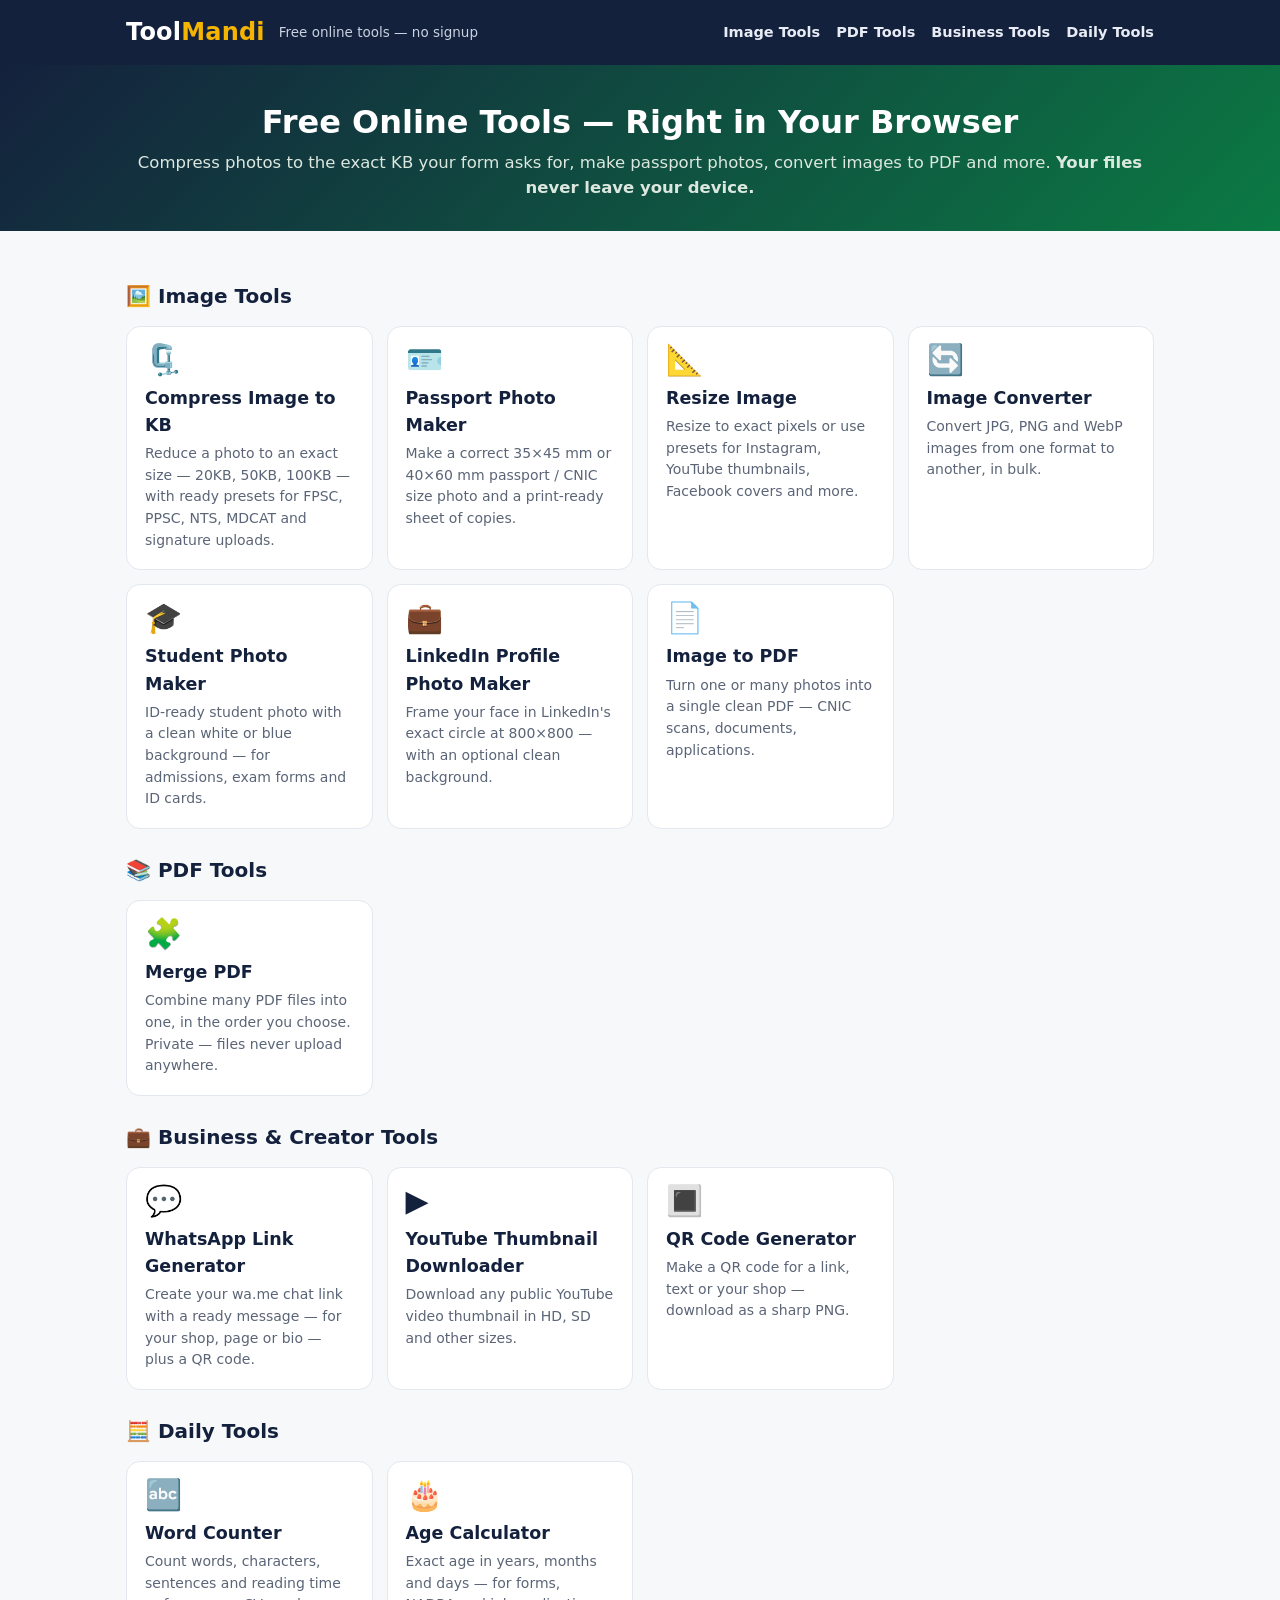
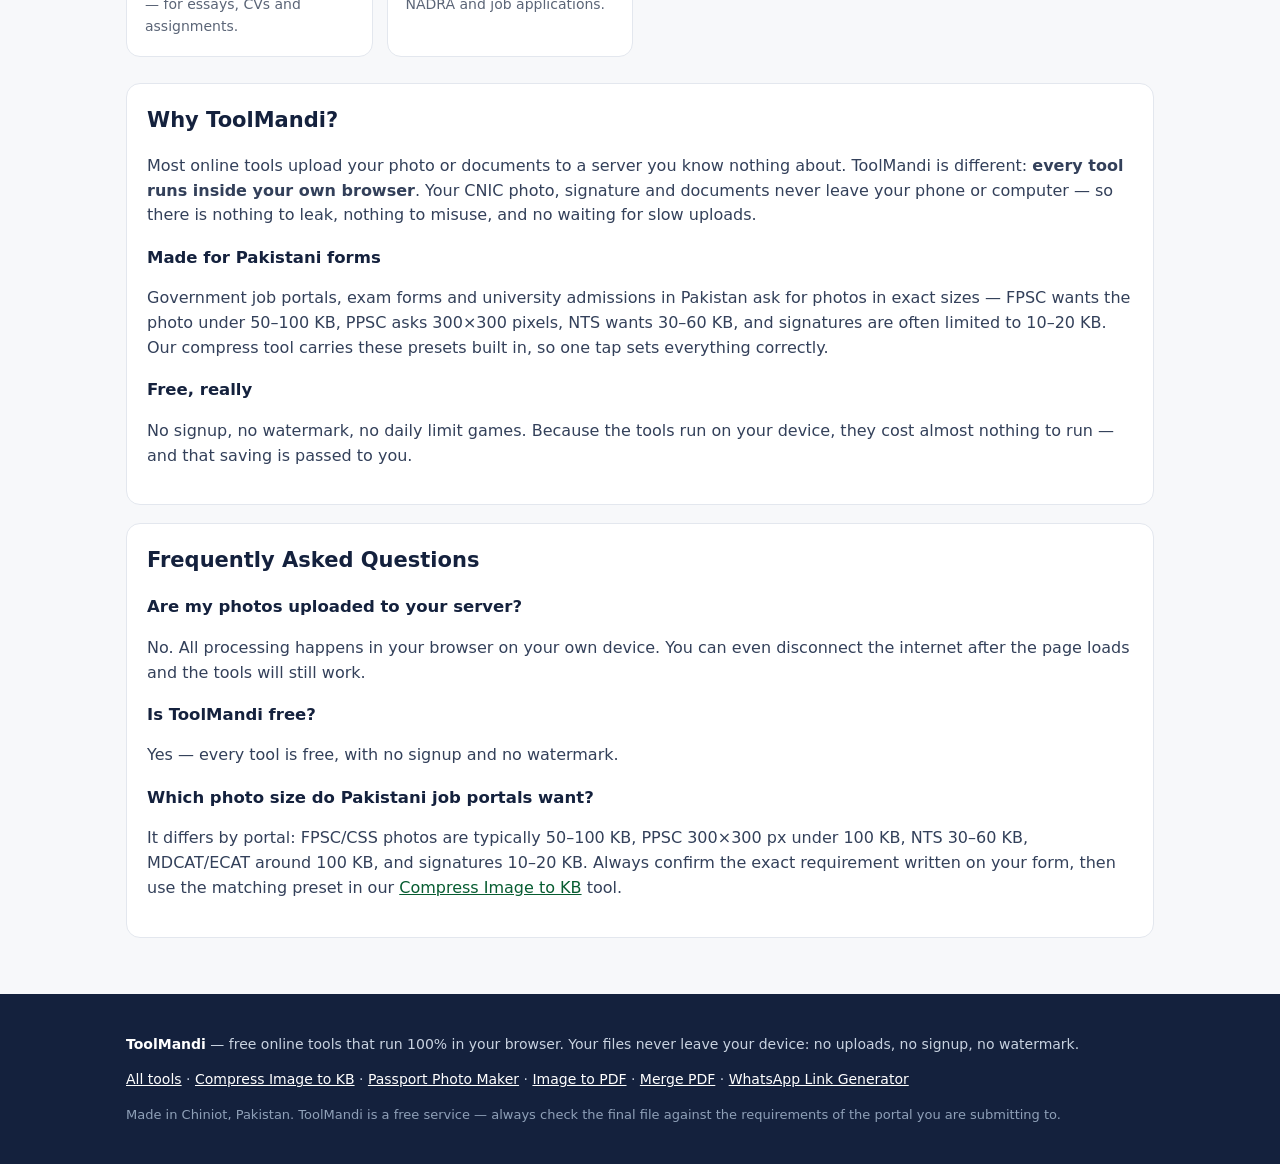
<file: index.html>
<!DOCTYPE html>
<html lang="en">
<head>
<meta charset="UTF-8">
<meta name="viewport" content="width=device-width, initial-scale=1.0">
<title>ToolMandi — Free Online Tools: Compress Image to KB, Passport Photo, PDF &amp; More</title>
<meta name="description" content="Free online tools that run 100% in your browser: compress image to exact KB (FPSC, PPSC, NTS presets), passport size photo maker, image to PDF, merge PDF, resize image, WhatsApp link generator, QR code maker and more. No signup, no uploads, no watermark.">
<link rel="icon" href="data:image/svg+xml,<svg xmlns='http://www.w3.org/2000/svg' viewBox='0 0 100 100'><rect width='100' height='100' rx='18' fill='%2314213d'/><text x='50' y='66' font-size='52' text-anchor='middle' fill='%23f4b400' font-family='Arial' font-weight='bold'>T</text></svg>">
<link rel="stylesheet" href="assets/style.css">
</head>
<body>
<script src="assets/js/common.js"></script>
<script>tmHeader('');</script>

<div class="hero"><div class="wrap">
<h1>Free Online Tools — Right in Your Browser</h1>
<p>Compress photos to the exact KB your form asks for, make passport photos, convert images to PDF and more. <b>Your files never leave your device.</b></p>
</div></div>

<main><div class="wrap">

<h2 class="cat" id="image-tools">🖼️ Image Tools</h2>
<div class="grid">
  <a class="card" href="compress-image-to-kb/"><div class="ic">🗜️</div><h3>Compress Image to KB</h3><p>Reduce a photo to an exact size — 20KB, 50KB, 100KB — with ready presets for FPSC, PPSC, NTS, MDCAT and signature uploads.</p></a>
  <a class="card" href="passport-photo-maker/"><div class="ic">🪪</div><h3>Passport Photo Maker</h3><p>Make a correct 35×45 mm or 40×60 mm passport / CNIC size photo and a print-ready sheet of copies.</p></a>
  <a class="card" href="resize-image/"><div class="ic">📐</div><h3>Resize Image</h3><p>Resize to exact pixels or use presets for Instagram, YouTube thumbnails, Facebook covers and more.</p></a>
  <a class="card" href="image-converter/"><div class="ic">🔄</div><h3>Image Converter</h3><p>Convert JPG, PNG and WebP images from one format to another, in bulk.</p></a>
  <a class="card" href="student-photo-maker/"><div class="ic">🎓</div><h3>Student Photo Maker</h3><p>ID-ready student photo with a clean white or blue background — for admissions, exam forms and ID cards.</p></a>
  <a class="card" href="linkedin-profile-photo-maker/"><div class="ic">💼</div><h3>LinkedIn Profile Photo Maker</h3><p>Frame your face in LinkedIn's exact circle at 800×800 — with an optional clean background.</p></a>
  <a class="card" href="image-to-pdf/"><div class="ic">📄</div><h3>Image to PDF</h3><p>Turn one or many photos into a single clean PDF — CNIC scans, documents, applications.</p></a>
</div>

<h2 class="cat" id="pdf-tools">📚 PDF Tools</h2>
<div class="grid">
  <a class="card" href="merge-pdf/"><div class="ic">🧩</div><h3>Merge PDF</h3><p>Combine many PDF files into one, in the order you choose. Private — files never upload anywhere.</p></a>
</div>

<h2 class="cat" id="business-tools">💼 Business &amp; Creator Tools</h2>
<div class="grid">
  <a class="card" href="whatsapp-link-generator/"><div class="ic">💬</div><h3>WhatsApp Link Generator</h3><p>Create your wa.me chat link with a ready message — for your shop, page or bio — plus a QR code.</p></a>
  <a class="card" href="youtube-thumbnail-downloader/"><div class="ic">▶️</div><h3>YouTube Thumbnail Downloader</h3><p>Download any public YouTube video thumbnail in HD, SD and other sizes.</p></a>
  <a class="card" href="qr-code-generator/"><div class="ic">🔳</div><h3>QR Code Generator</h3><p>Make a QR code for a link, text or your shop — download as a sharp PNG.</p></a>
</div>

<h2 class="cat" id="daily-tools">🧮 Daily Tools</h2>
<div class="grid">
  <a class="card" href="word-counter/"><div class="ic">🔤</div><h3>Word Counter</h3><p>Count words, characters, sentences and reading time — for essays, CVs and assignments.</p></a>
  <a class="card" href="age-calculator/"><div class="ic">🎂</div><h3>Age Calculator</h3><p>Exact age in years, months and days — for forms, NADRA and job applications.</p></a>
</div>

<section class="doc">
<h2>Why ToolMandi?</h2>
<p>Most online tools upload your photo or documents to a server you know nothing about. ToolMandi is different: <b>every tool runs inside your own browser</b>. Your CNIC photo, signature and documents never leave your phone or computer — so there is nothing to leak, nothing to misuse, and no waiting for slow uploads.</p>
<h3>Made for Pakistani forms</h3>
<p>Government job portals, exam forms and university admissions in Pakistan ask for photos in exact sizes — FPSC wants the photo under 50–100 KB, PPSC asks 300×300 pixels, NTS wants 30–60 KB, and signatures are often limited to 10–20 KB. Our compress tool carries these presets built in, so one tap sets everything correctly.</h3>
<h3>Free, really</h3>
<p>No signup, no watermark, no daily limit games. Because the tools run on your device, they cost almost nothing to run — and that saving is passed to you.</p>
</section>

<section class="doc">
<h2>Frequently Asked Questions</h2>
<h3>Are my photos uploaded to your server?</h3>
<p>No. All processing happens in your browser on your own device. You can even disconnect the internet after the page loads and the tools will still work.</p>
<h3>Is ToolMandi free?</h3>
<p>Yes — every tool is free, with no signup and no watermark.</p>
<h3>Which photo size do Pakistani job portals want?</h3>
<p>It differs by portal: FPSC/CSS photos are typically 50–100 KB, PPSC 300×300 px under 100 KB, NTS 30–60 KB, MDCAT/ECAT around 100 KB, and signatures 10–20 KB. Always confirm the exact requirement written on your form, then use the matching preset in our <a href="compress-image-to-kb/">Compress Image to KB</a> tool.</p>
</section>

</div></main>
<script>tmFooter('');</script>
</body>
</html>
</file>
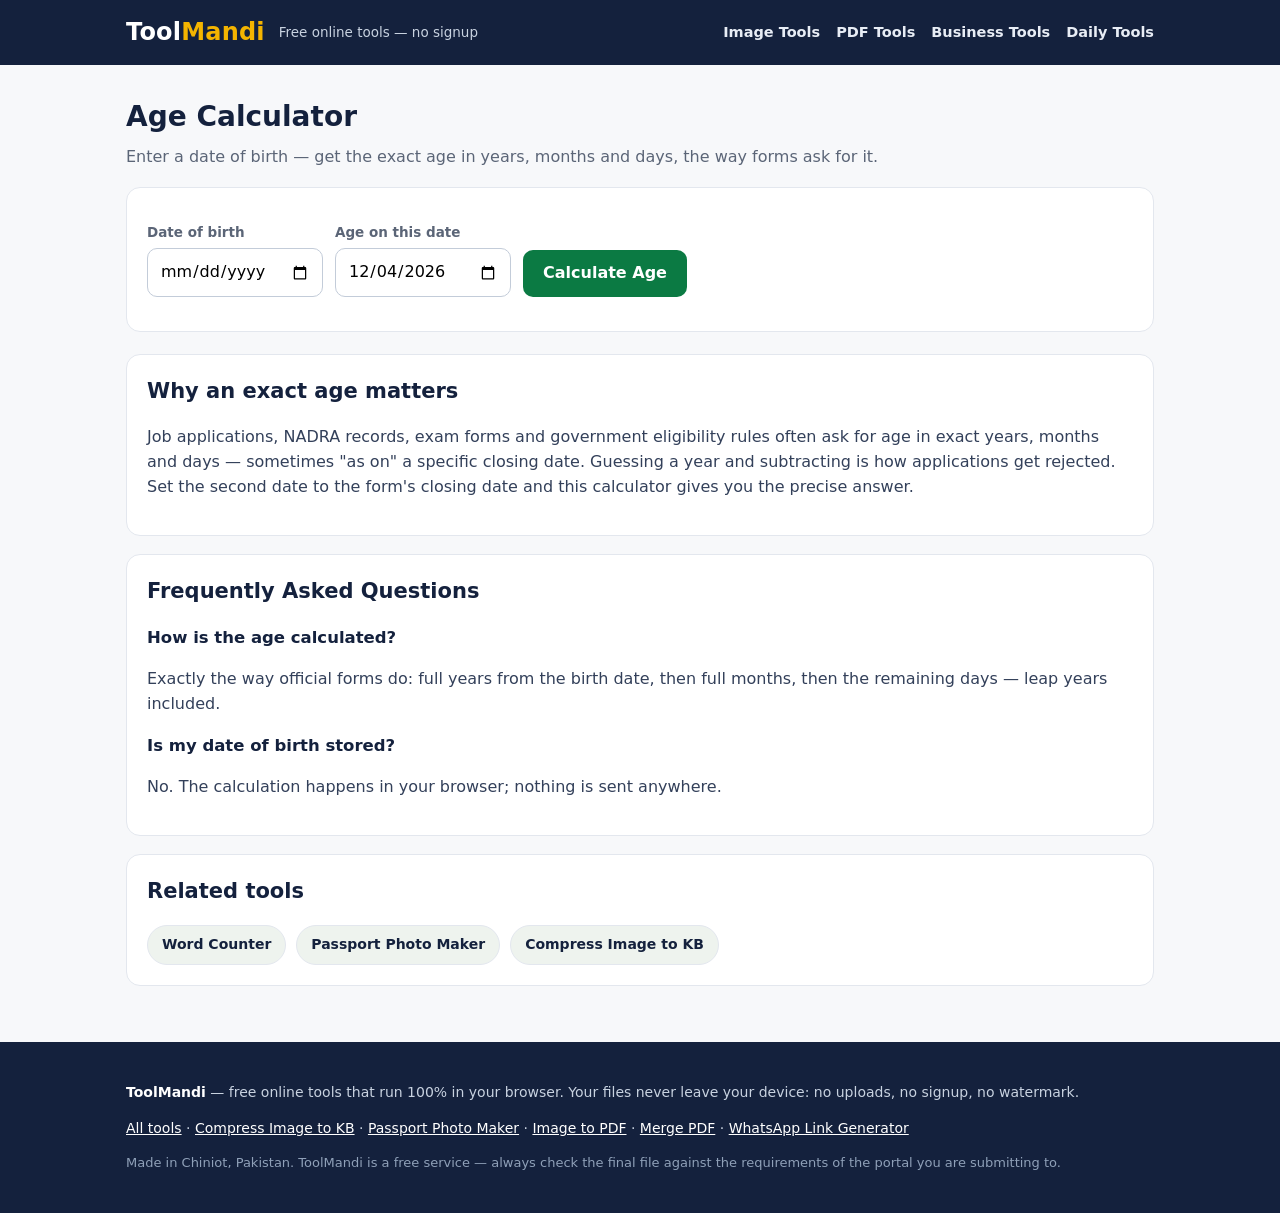
<file: age-calculator/index.html>
<!DOCTYPE html>
<html lang="en">
<head>
<meta charset="UTF-8">
<meta name="viewport" content="width=device-width, initial-scale=1.0">
<title>Age Calculator Online — Exact Age in Years, Months &amp; Days | ToolMandi</title>
<meta name="description" content="Calculate your exact age in years, months and days from your date of birth — for NADRA, job applications and forms. Plus total days lived and your next birthday countdown. Free.">
<link rel="icon" href="data:image/svg+xml,<svg xmlns='http://www.w3.org/2000/svg' viewBox='0 0 100 100'><rect width='100' height='100' rx='18' fill='%2314213d'/><text x='50' y='66' font-size='52' text-anchor='middle' fill='%23f4b400' font-family='Arial' font-weight='bold'>T</text></svg>">
<link rel="stylesheet" href="../assets/style.css">
</head>
<body>
<script src="../assets/js/common.js"></script>
<script>tmHeader('../');</script>
<main><div class="wrap">
<h1 class="page">Age Calculator</h1>
<p class="sub">Enter a date of birth — get the exact age in years, months and days, the way forms ask for it.</p>

<div class="toolbox">
  <div class="row">
    <div class="field"><label>Date of birth</label><input type="date" id="dob"></div>
    <div class="field"><label>Age on this date</label><input type="date" id="on"></div>
    <button class="btn" id="go">Calculate Age</button>
  </div>
  <div class="result" id="result"></div>
</div>

<section class="doc">
<h2>Why an exact age matters</h2>
<p>Job applications, NADRA records, exam forms and government eligibility rules often ask for age in exact years, months and days — sometimes "as on" a specific closing date. Guessing a year and subtracting is how applications get rejected. Set the second date to the form's closing date and this calculator gives you the precise answer.</p>
</section>

<section class="doc">
<h2>Frequently Asked Questions</h2>
<h3>How is the age calculated?</h3>
<p>Exactly the way official forms do: full years from the birth date, then full months, then the remaining days — leap years included.</p>
<h3>Is my date of birth stored?</h3>
<p>No. The calculation happens in your browser; nothing is sent anywhere.</p>
</section>

<section class="doc"><h2>Related tools</h2><div class="related">
<a href="../word-counter/">Word Counter</a><a href="../passport-photo-maker/">Passport Photo Maker</a><a href="../compress-image-to-kb/">Compress Image to KB</a>
</div></section>

</div></main>
<script>tmFooter('../');</script>
<script>
var now=new Date(); $('#on').value=now.toISOString().slice(0,10);
var DAYS=['Sunday','Monday','Tuesday','Wednesday','Thursday','Friday','Saturday'];
$('#go').addEventListener('click', function(){
  var box=$('#result');
  var dobVal=$('#dob').value, onVal=$('#on').value;
  if(!dobVal){ box.className='result show bad'; box.textContent='Please choose a date of birth first.'; return; }
  var dob=new Date(dobVal+'T00:00:00'), on=onVal? new Date(onVal+'T00:00:00') : new Date();
  if(dob>on){ box.className='result show bad'; box.textContent='The date of birth is after the "age on" date. Check the dates.'; return; }
  var y=on.getFullYear()-dob.getFullYear(), m=on.getMonth()-dob.getMonth(), d=on.getDate()-dob.getDate();
  if(d<0){ m--; var prev=new Date(on.getFullYear(), on.getMonth(), 0); d+=prev.getDate(); }
  if(m<0){ y--; m+=12; }
  var totalDays=Math.floor((on-dob)/86400000);
  var next=new Date(on.getFullYear(), dob.getMonth(), dob.getDate());
  if(next<on) next=new Date(on.getFullYear()+1, dob.getMonth(), dob.getDate());
  var toNext=Math.ceil((next-on)/86400000);
  box.className='result show';
  box.innerHTML='<div class="stats"><div><span class="small">Exact age</span><b>'+y+' years, '+m+' months, '+d+' days</b></div><div><span class="small">Total days</span><b>'+totalDays.toLocaleString()+'</b></div><div><span class="small">Born on</span><b>'+DAYS[dob.getDay()]+'</b></div><div><span class="small">Next birthday</span><b>'+(toNext===0?'Today! 🎉':'in '+toNext+' days')+'</b></div></div>';
});
</script>
</body>
</html>
</file>
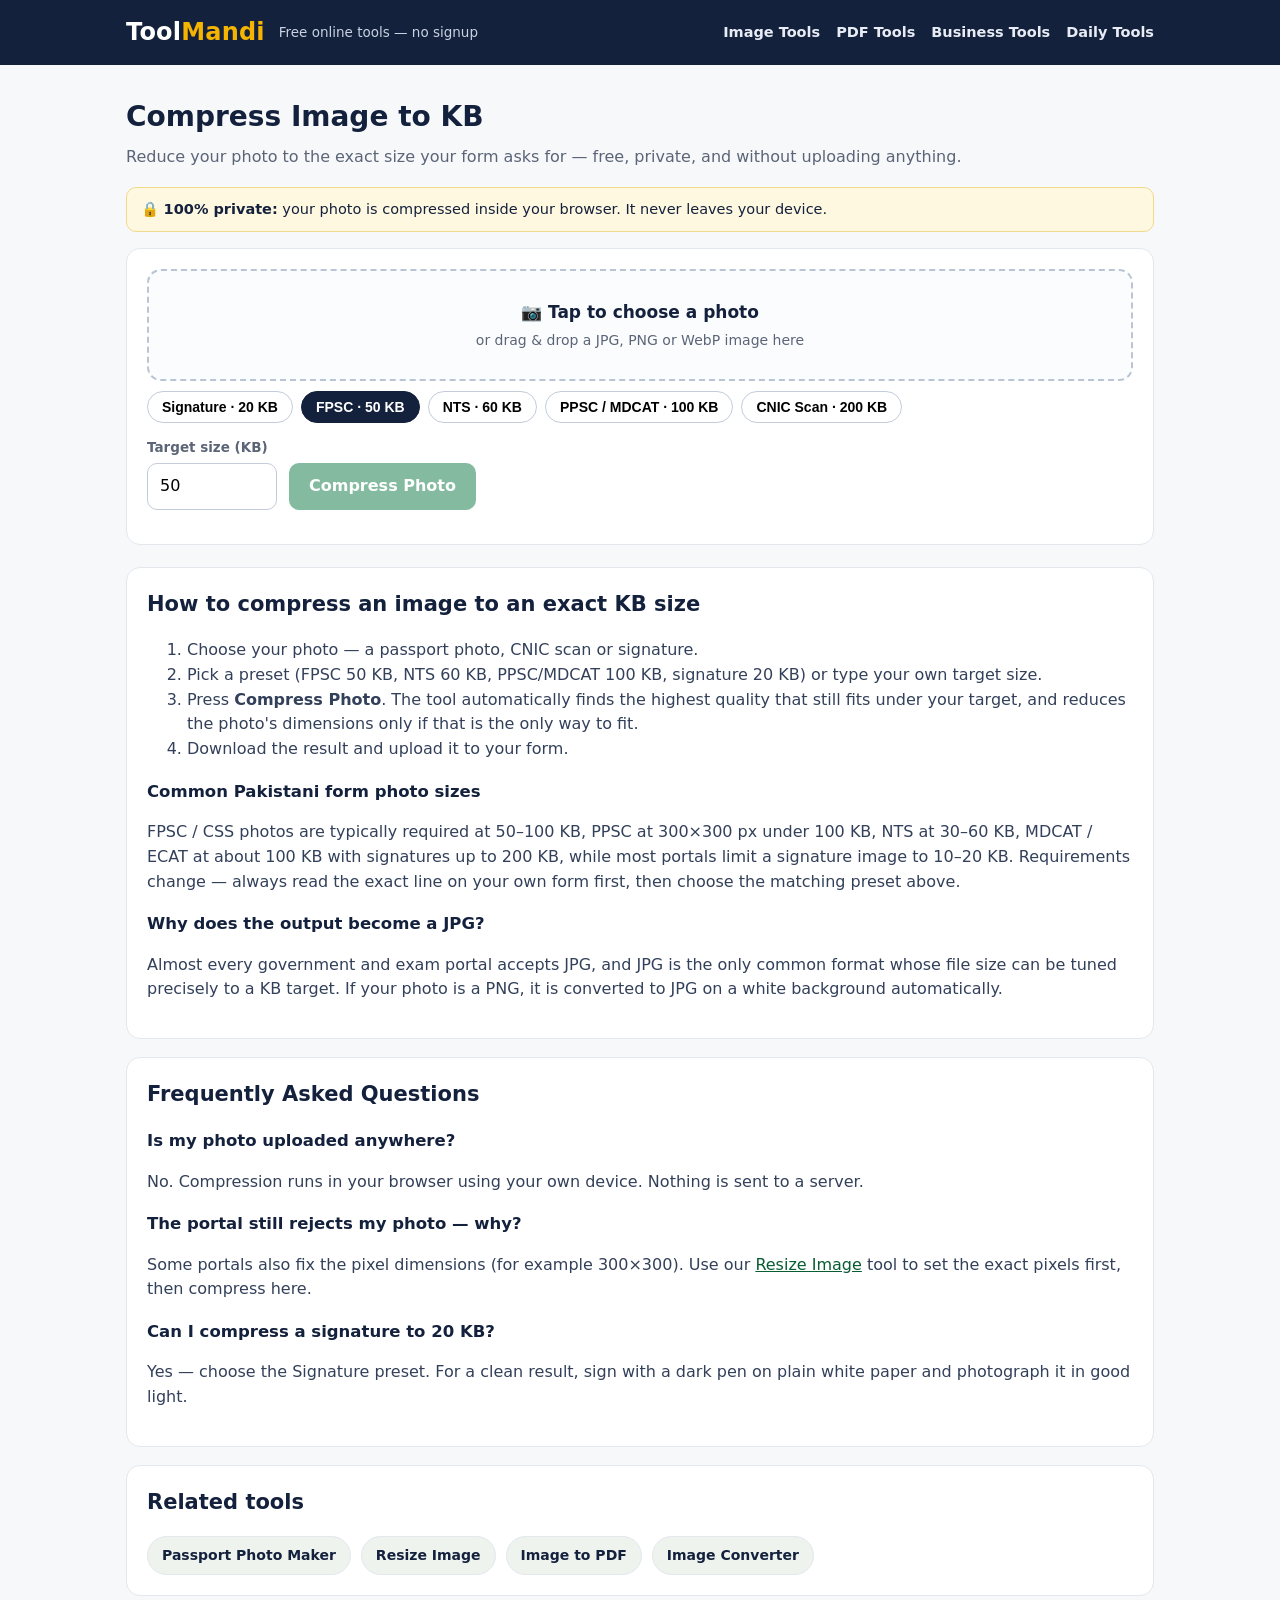
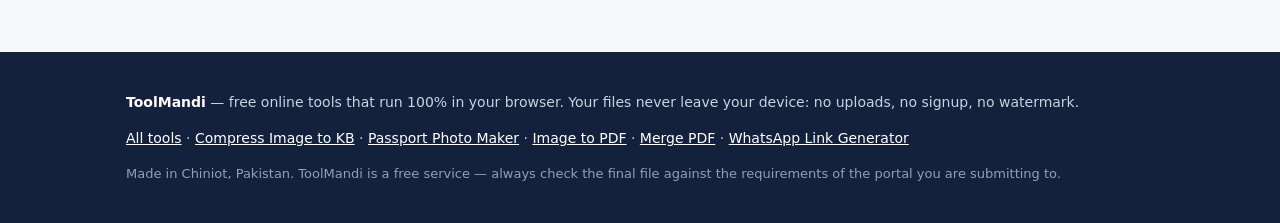
<file: compress-image-to-kb/index.html>
<!DOCTYPE html>
<html lang="en">
<head>
<meta charset="UTF-8">
<meta name="viewport" content="width=device-width, initial-scale=1.0">
<title>Compress Image to KB — 20KB, 50KB, 100KB Online Free (FPSC, PPSC, NTS Presets) | ToolMandi</title>
<meta name="description" content="Compress a photo to an exact size in KB — 20KB, 50KB, 100KB, 200KB — free and private, inside your browser. One-tap presets for FPSC, PPSC, NTS, MDCAT forms and signature uploads. No signup, no watermark.">
<link rel="icon" href="data:image/svg+xml,<svg xmlns='http://www.w3.org/2000/svg' viewBox='0 0 100 100'><rect width='100' height='100' rx='18' fill='%2314213d'/><text x='50' y='66' font-size='52' text-anchor='middle' fill='%23f4b400' font-family='Arial' font-weight='bold'>T</text></svg>">
<link rel="stylesheet" href="../assets/style.css">
</head>
<body>
<script src="../assets/js/common.js"></script>
<script>tmHeader('../');</script>
<main><div class="wrap">
<h1 class="page">Compress Image to KB</h1>
<p class="sub">Reduce your photo to the exact size your form asks for — free, private, and without uploading anything.</p>
<div class="privacy-note">🔒 <b>100% private:</b> your photo is compressed inside your browser. It never leaves your device.</div>

<div class="toolbox">
  <div class="drop" id="drop"><b>📷 Tap to choose a photo</b><p>or drag &amp; drop a JPG, PNG or WebP image here</p></div>
  <input type="file" id="file" accept="image/*" hidden>
  <div class="chips" id="presets">
    <button class="chip" data-kb="20">Signature · 20 KB</button>
    <button class="chip on" data-kb="50">FPSC · 50 KB</button>
    <button class="chip" data-kb="60">NTS · 60 KB</button>
    <button class="chip" data-kb="100">PPSC / MDCAT · 100 KB</button>
    <button class="chip" data-kb="200">CNIC Scan · 200 KB</button>
  </div>
  <div class="row">
    <div class="field"><label>Target size (KB)</label><input type="number" id="target" value="50" min="5" max="5000" style="width:130px"></div>
    <button class="btn" id="go" disabled>Compress Photo</button>
  </div>
  <div class="result" id="result"></div>
</div>

<section class="doc">
<h2>How to compress an image to an exact KB size</h2>
<ol>
<li>Choose your photo — a passport photo, CNIC scan or signature.</li>
<li>Pick a preset (FPSC 50 KB, NTS 60 KB, PPSC/MDCAT 100 KB, signature 20 KB) or type your own target size.</li>
<li>Press <b>Compress Photo</b>. The tool automatically finds the highest quality that still fits under your target, and reduces the photo's dimensions only if that is the only way to fit.</li>
<li>Download the result and upload it to your form.</li>
</ol>
<h3>Common Pakistani form photo sizes</h3>
<p>FPSC / CSS photos are typically required at 50–100 KB, PPSC at 300×300 px under 100 KB, NTS at 30–60 KB, MDCAT / ECAT at about 100 KB with signatures up to 200 KB, while most portals limit a signature image to 10–20 KB. Requirements change — always read the exact line on your own form first, then choose the matching preset above.</p>
<h3>Why does the output become a JPG?</h3>
<p>Almost every government and exam portal accepts JPG, and JPG is the only common format whose file size can be tuned precisely to a KB target. If your photo is a PNG, it is converted to JPG on a white background automatically.</p>
</section>

<section class="doc">
<h2>Frequently Asked Questions</h2>
<h3>Is my photo uploaded anywhere?</h3>
<p>No. Compression runs in your browser using your own device. Nothing is sent to a server.</p>
<h3>The portal still rejects my photo — why?</h3>
<p>Some portals also fix the pixel dimensions (for example 300×300). Use our <a href="../resize-image/">Resize Image</a> tool to set the exact pixels first, then compress here.</p>
<h3>Can I compress a signature to 20 KB?</h3>
<p>Yes — choose the Signature preset. For a clean result, sign with a dark pen on plain white paper and photograph it in good light.</p>
</section>

<section class="doc"><h2>Related tools</h2><div class="related">
<a href="../passport-photo-maker/">Passport Photo Maker</a><a href="../resize-image/">Resize Image</a><a href="../image-to-pdf/">Image to PDF</a><a href="../image-converter/">Image Converter</a>
</div></section>

</div></main>
<script>tmFooter('../');</script>
<script>
var currentFile=null, currentImg=null;
function setTarget(kb){ $('#target').value=kb; document.querySelectorAll('#presets .chip').forEach(function(c){ c.classList.toggle('on', +c.dataset.kb===+kb); }); }
document.querySelectorAll('#presets .chip').forEach(function(c){ c.addEventListener('click', function(){ setTarget(c.dataset.kb); }); });
$('#target').addEventListener('input', function(){ document.querySelectorAll('#presets .chip').forEach(function(c){ c.classList.remove('on'); }); });
setupDrop($('#drop'), $('#file'), async function(files){
  currentFile=files[0];
  var loaded=await loadImageFromFile(currentFile);
  currentImg=loaded.img;
  $('#drop').innerHTML='<b>✅ '+currentFile.name+'</b><p>'+loaded.img.naturalWidth+' × '+loaded.img.naturalHeight+' px · '+fmtKB(currentFile.size)+' — tap to change</p>';
  $('#go').disabled=false;
  $('#result').className='result';
});
async function compressTo(img, targetBytes){
  var scale=1, best=null;
  for(var attempt=0; attempt<8; attempt++){
    var w=Math.round(img.naturalWidth*scale), h=Math.round(img.naturalHeight*scale);
    var canvas=document.createElement('canvas'); canvas.width=w; canvas.height=h;
    var ctx=canvas.getContext('2d'); ctx.fillStyle='#ffffff'; ctx.fillRect(0,0,w,h); ctx.drawImage(img,0,0,w,h);
    var lo=0.02, hi=1.0, bestBlob=null;
    for(var i=0;i<9;i++){
      var q=(lo+hi)/2;
      var blob=await canvasToBlob(canvas,'image/jpeg',q);
      if(blob.size<=targetBytes){ bestBlob=blob; lo=q; } else { hi=q; }
    }
    if(!bestBlob){ var b2=await canvasToBlob(canvas,'image/jpeg',0.02); if(b2.size<=targetBytes) bestBlob=b2; }
    if(bestBlob){ return {blob:bestBlob, w:w, h:h}; }
    scale*=0.8;
  }
  return null;
}
$('#go').addEventListener('click', async function(){
  if(!currentImg) return;
  var kb=Math.max(5, +$('#target').value||50);
  var btn=$('#go'); btn.disabled=true; btn.textContent='Compressing…';
  var out=await compressTo(currentImg, kb*1024);
  btn.disabled=false; btn.textContent='Compress Photo';
  var box=$('#result');
  if(!out){ box.className='result show bad'; box.innerHTML='⚠️ This photo could not be reduced to '+kb+' KB without becoming unusable. Try a higher target.'; return; }
  box.className='result show';
  box.innerHTML='<div class="stats"><div><span class="small">Original</span><b>'+fmtKB(currentFile.size)+'</b></div><div><span class="small">Compressed</span><b>'+fmtKB(out.blob.size)+'</b></div><div><span class="small">Size</span><b>'+out.w+' × '+out.h+' px</b></div></div><p style="margin:12px 0"><img class="preview" style="max-height:280px" src="'+URL.createObjectURL(out.blob)+'"></p><button class="btn gold" id="dl">⬇ Download Compressed Photo</button>';
  $('#dl').addEventListener('click', function(){ downloadBlob(out.blob, 'compressed-'+kb+'kb.jpg'); });
});
</script>
</body>
</html>
</file>
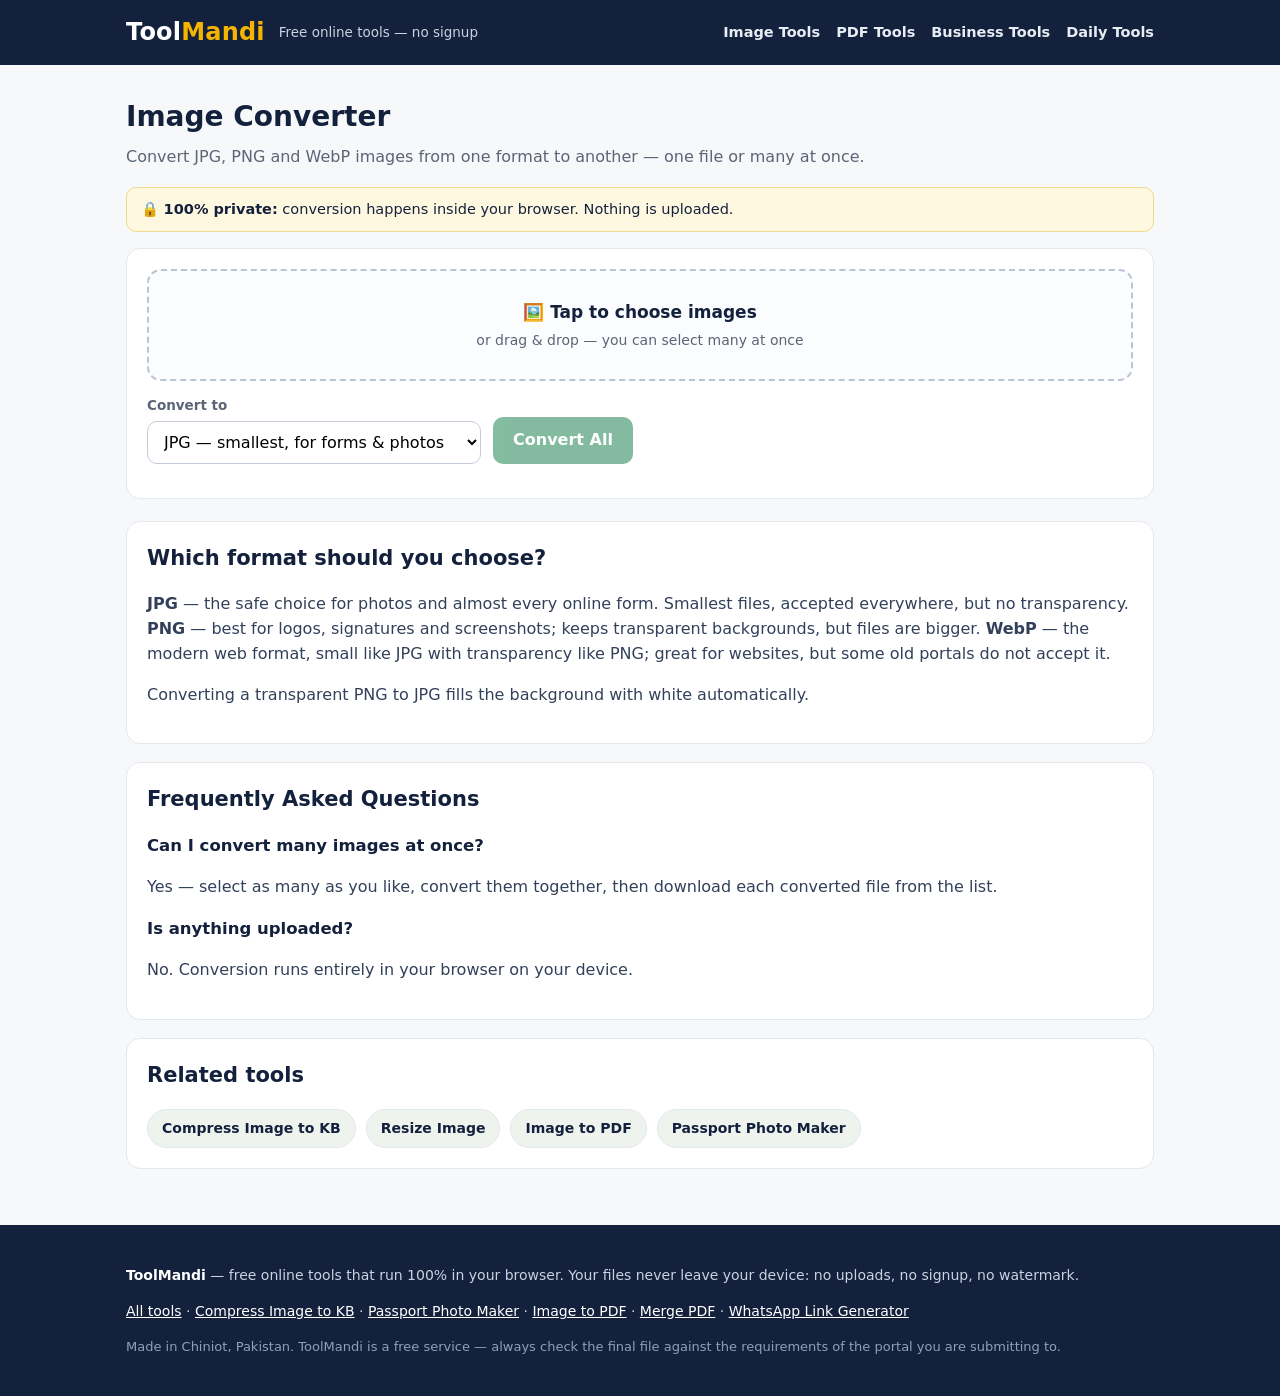
<file: image-converter/index.html>
<!DOCTYPE html>
<html lang="en">
<head>
<meta charset="UTF-8">
<meta name="viewport" content="width=device-width, initial-scale=1.0">
<title>Image Converter Online — JPG to PNG, PNG to JPG, WebP, Free | ToolMandi</title>
<meta name="description" content="Convert images between JPG, PNG and WebP online for free, in bulk. Private by design — conversion runs inside your browser and your files never upload anywhere.">
<link rel="icon" href="data:image/svg+xml,<svg xmlns='http://www.w3.org/2000/svg' viewBox='0 0 100 100'><rect width='100' height='100' rx='18' fill='%2314213d'/><text x='50' y='66' font-size='52' text-anchor='middle' fill='%23f4b400' font-family='Arial' font-weight='bold'>T</text></svg>">
<link rel="stylesheet" href="../assets/style.css">
</head>
<body>
<script src="../assets/js/common.js"></script>
<script>tmHeader('../');</script>
<main><div class="wrap">
<h1 class="page">Image Converter</h1>
<p class="sub">Convert JPG, PNG and WebP images from one format to another — one file or many at once.</p>
<div class="privacy-note">🔒 <b>100% private:</b> conversion happens inside your browser. Nothing is uploaded.</div>

<div class="toolbox">
  <div class="drop" id="drop"><b>🖼️ Tap to choose images</b><p>or drag &amp; drop — you can select many at once</p></div>
  <input type="file" id="file" accept="image/*" multiple hidden>
  <div class="row">
    <div class="field"><label>Convert to</label><select id="fmt"><option value="image/jpeg">JPG — smallest, for forms &amp; photos</option><option value="image/png">PNG — sharp, keeps transparency</option><option value="image/webp">WebP — modern, small for websites</option></select></div>
    <button class="btn" id="go" disabled>Convert All</button>
  </div>
  <div class="filelist" id="list"></div>
  <div class="result" id="result"></div>
</div>

<section class="doc">
<h2>Which format should you choose?</h2>
<p><b>JPG</b> — the safe choice for photos and almost every online form. Smallest files, accepted everywhere, but no transparency. <b>PNG</b> — best for logos, signatures and screenshots; keeps transparent backgrounds, but files are bigger. <b>WebP</b> — the modern web format, small like JPG with transparency like PNG; great for websites, but some old portals do not accept it.</p>
<p>Converting a transparent PNG to JPG fills the background with white automatically.</p>
</section>

<section class="doc">
<h2>Frequently Asked Questions</h2>
<h3>Can I convert many images at once?</h3>
<p>Yes — select as many as you like, convert them together, then download each converted file from the list.</p>
<h3>Is anything uploaded?</h3>
<p>No. Conversion runs entirely in your browser on your device.</p>
</section>

<section class="doc"><h2>Related tools</h2><div class="related">
<a href="../compress-image-to-kb/">Compress Image to KB</a><a href="../resize-image/">Resize Image</a><a href="../image-to-pdf/">Image to PDF</a><a href="../passport-photo-maker/">Passport Photo Maker</a>
</div></section>

</div></main>
<script>tmFooter('../');</script>
<script>
var files=[];
setupDrop($('#drop'), $('#file'), function(f){ files=Array.prototype.slice.call(f); renderList(); $('#go').disabled=files.length===0; });
function renderList(){
  $('#list').innerHTML=files.map(function(f,i){ return '<div><span>'+f.name+'</span><span class="small">'+fmtKB(f.size)+'</span></div>'; }).join('');
  if(files.length) $('#drop').innerHTML='<b>✅ '+files.length+' image(s) selected</b><p>tap to change selection</p>';
}
$('#go').addEventListener('click', async function(){
  var fmt=$('#fmt').value, ext=fmt==='image/png'?'png':(fmt==='image/webp'?'webp':'jpg');
  var btn=$('#go'); btn.disabled=true; btn.textContent='Converting…';
  var out=[];
  for(var i=0;i<files.length;i++){
    var loaded=await loadImageFromFile(files[i]);
    var canvas=document.createElement('canvas'); canvas.width=loaded.img.naturalWidth; canvas.height=loaded.img.naturalHeight;
    var ctx=canvas.getContext('2d'); if(fmt==='image/jpeg'){ ctx.fillStyle='#ffffff'; ctx.fillRect(0,0,canvas.width,canvas.height); }
    ctx.drawImage(loaded.img,0,0);
    var blob=await canvasToBlob(canvas, fmt, 0.92);
    out.push({name: files[i].name.replace(/\.[^.]+$/,'')+'.'+ext, blob: blob});
    URL.revokeObjectURL(loaded.url);
  }
  btn.disabled=false; btn.textContent='Convert All';
  var box=$('#result'); box.className='result show';
  box.innerHTML='<b>Converted '+out.length+' image(s):</b>'+out.map(function(o,i){ return '<div style="margin-top:8px">'+o.name+' ('+fmtKB(o.blob.size)+') <button class="btn gold" data-i="'+i+'" style="padding:6px 14px">⬇ Download</button></div>'; }).join('');
  box.querySelectorAll('button[data-i]').forEach(function(b){ b.addEventListener('click', function(){ var o=out[+b.dataset.i]; downloadBlob(o.blob, o.name); }); });
});
</script>
</body>
</html>
</file>
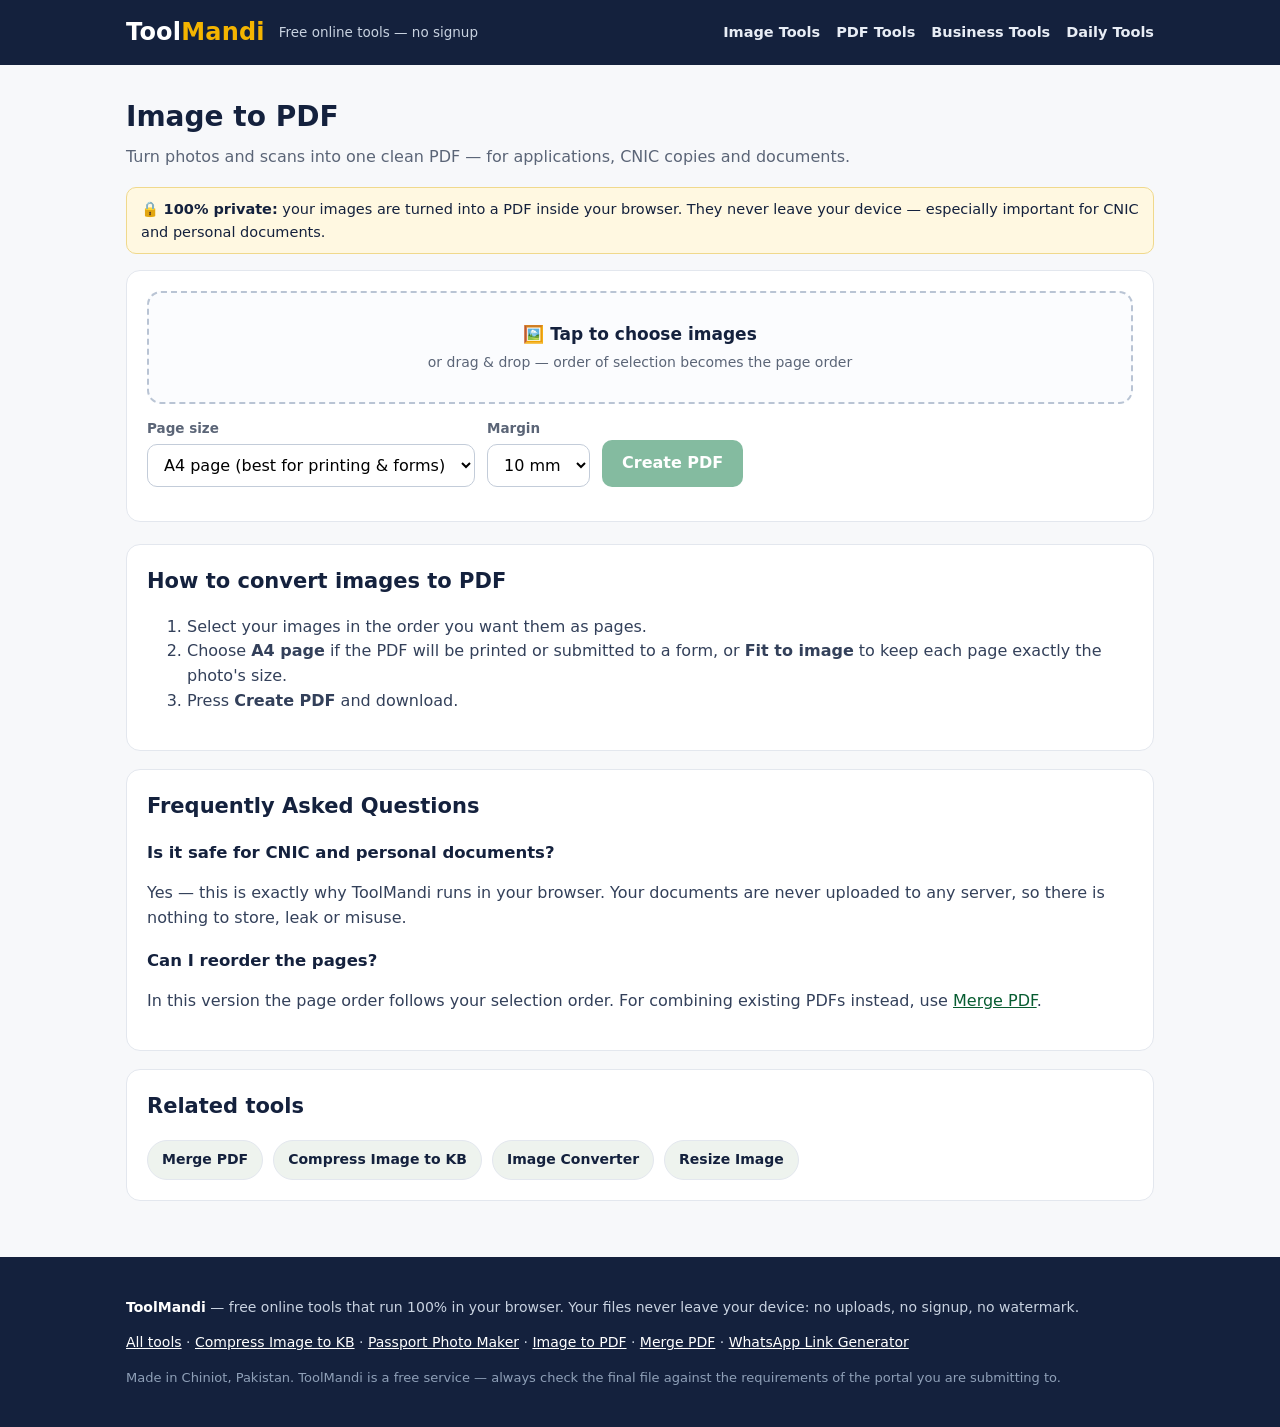
<file: image-to-pdf/index.html>
<!DOCTYPE html>
<html lang="en">
<head>
<meta charset="UTF-8">
<meta name="viewport" content="width=device-width, initial-scale=1.0">
<title>Image to PDF Converter Online — JPG/PNG to PDF, Free | ToolMandi</title>
<meta name="description" content="Convert images to a single PDF online for free — CNIC scans, documents and application photos. Choose A4 pages or exact image size. Private: everything runs in your browser, nothing uploads.">
<link rel="icon" href="data:image/svg+xml,<svg xmlns='http://www.w3.org/2000/svg' viewBox='0 0 100 100'><rect width='100' height='100' rx='18' fill='%2314213d'/><text x='50' y='66' font-size='52' text-anchor='middle' fill='%23f4b400' font-family='Arial' font-weight='bold'>T</text></svg>">
<link rel="stylesheet" href="../assets/style.css">
</head>
<body>
<script src="../assets/js/common.js"></script>
<script>tmHeader('../');</script>
<main><div class="wrap">
<h1 class="page">Image to PDF</h1>
<p class="sub">Turn photos and scans into one clean PDF — for applications, CNIC copies and documents.</p>
<div class="privacy-note">🔒 <b>100% private:</b> your images are turned into a PDF inside your browser. They never leave your device — especially important for CNIC and personal documents.</div>

<div class="toolbox">
  <div class="drop" id="drop"><b>🖼️ Tap to choose images</b><p>or drag &amp; drop — order of selection becomes the page order</p></div>
  <input type="file" id="file" accept="image/*" multiple hidden>
  <div class="row">
    <div class="field"><label>Page size</label><select id="mode"><option value="a4">A4 page (best for printing &amp; forms)</option><option value="fit">Fit to image (page = photo size)</option></select></div>
    <div class="field"><label>Margin</label><select id="margin"><option value="10">10 mm</option><option value="0">None</option><option value="20">20 mm</option></select></div>
    <button class="btn" id="go" disabled>Create PDF</button>
  </div>
  <div class="filelist" id="list"></div>
  <div class="result" id="result"></div>
</div>

<section class="doc">
<h2>How to convert images to PDF</h2>
<ol>
<li>Select your images in the order you want them as pages.</li>
<li>Choose <b>A4 page</b> if the PDF will be printed or submitted to a form, or <b>Fit to image</b> to keep each page exactly the photo's size.</li>
<li>Press <b>Create PDF</b> and download.</li>
</ol>
</section>

<section class="doc">
<h2>Frequently Asked Questions</h2>
<h3>Is it safe for CNIC and personal documents?</h3>
<p>Yes — this is exactly why ToolMandi runs in your browser. Your documents are never uploaded to any server, so there is nothing to store, leak or misuse.</p>
<h3>Can I reorder the pages?</h3>
<p>In this version the page order follows your selection order. For combining existing PDFs instead, use <a href="../merge-pdf/">Merge PDF</a>.</p>
</section>

<section class="doc"><h2>Related tools</h2><div class="related">
<a href="../merge-pdf/">Merge PDF</a><a href="../compress-image-to-kb/">Compress Image to KB</a><a href="../image-converter/">Image Converter</a><a href="../resize-image/">Resize Image</a>
</div></section>

</div></main>
<script>tmFooter('../');</script>
<script src="../assets/js/jspdf.umd.min.js"></script>
<script>
var files=[];
setupDrop($('#drop'), $('#file'), function(f){ files=Array.prototype.slice.call(f); $('#list').innerHTML=files.map(function(x){ return '<div><span>'+x.name+'</span><span class="small">'+fmtKB(x.size)+'</span></div>'; }).join(''); if(files.length) $('#drop').innerHTML='<b>✅ '+files.length+' image(s) selected</b><p>tap to change selection</p>'; $('#go').disabled=files.length===0; });
function fileToDataURL(file){ return new Promise(function(res){ var r=new FileReader(); r.onload=function(){ res(r.result); }; r.readAsDataURL(file); }); }
$('#go').addEventListener('click', async function(){
  var btn=$('#go'); btn.disabled=true; btn.textContent='Creating…';
  try{
    var jsPDF=window.jspdf.jsPDF;
    var mode=$('#mode').value, margin=+$('#margin').value;
    var doc=null;
    for(var i=0;i<files.length;i++){
      var data=await fileToDataURL(files[i]);
      var loaded=await loadImageFromFile(files[i]);
      var iw=loaded.img.naturalWidth, ih=loaded.img.naturalHeight;
      var fmt=/\.png$/i.test(files[i].name)||files[i].type==='image/png'?'PNG':'JPEG';
      if(mode==='fit'){
        var pw=iw*25.4/96, ph=ih*25.4/96;
        if(!doc) doc=new jsPDF({unit:'mm', format:[pw,ph]}); else doc.addPage([pw,ph]);
        doc.addImage(data, fmt, 0, 0, pw, ph);
      } else {
        if(!doc) doc=new jsPDF({unit:'mm', format:'a4'}); else doc.addPage('a4');
        var AW=210-2*margin, AH=297-2*margin;
        var s=Math.min(AW/(iw*25.4/96), AH/(ih*25.4/96));
        var w=(iw*25.4/96)*s, h=(ih*25.4/96)*s;
        doc.addImage(data, fmt, (210-w)/2, (297-h)/2, w, h);
      }
      URL.revokeObjectURL(loaded.url);
    }
    var blob=doc.output('blob');
    var box=$('#result'); box.className='result show';
    box.innerHTML='Your PDF is ready — <b>'+files.length+' page(s)</b>, '+fmtKB(blob.size)+'. <button class="btn gold" id="dl" style="margin-left:8px">⬇ Download PDF</button>';
    $('#dl').addEventListener('click', function(){ downloadBlob(blob, 'images.pdf'); });
  }catch(e){ var b2=$('#result'); b2.className='result show bad'; b2.textContent='Something went wrong with one of the images. Try JPG or PNG files.'; }
  btn.disabled=false; btn.textContent='Create PDF';
});
</script>
</body>
</html>
</file>
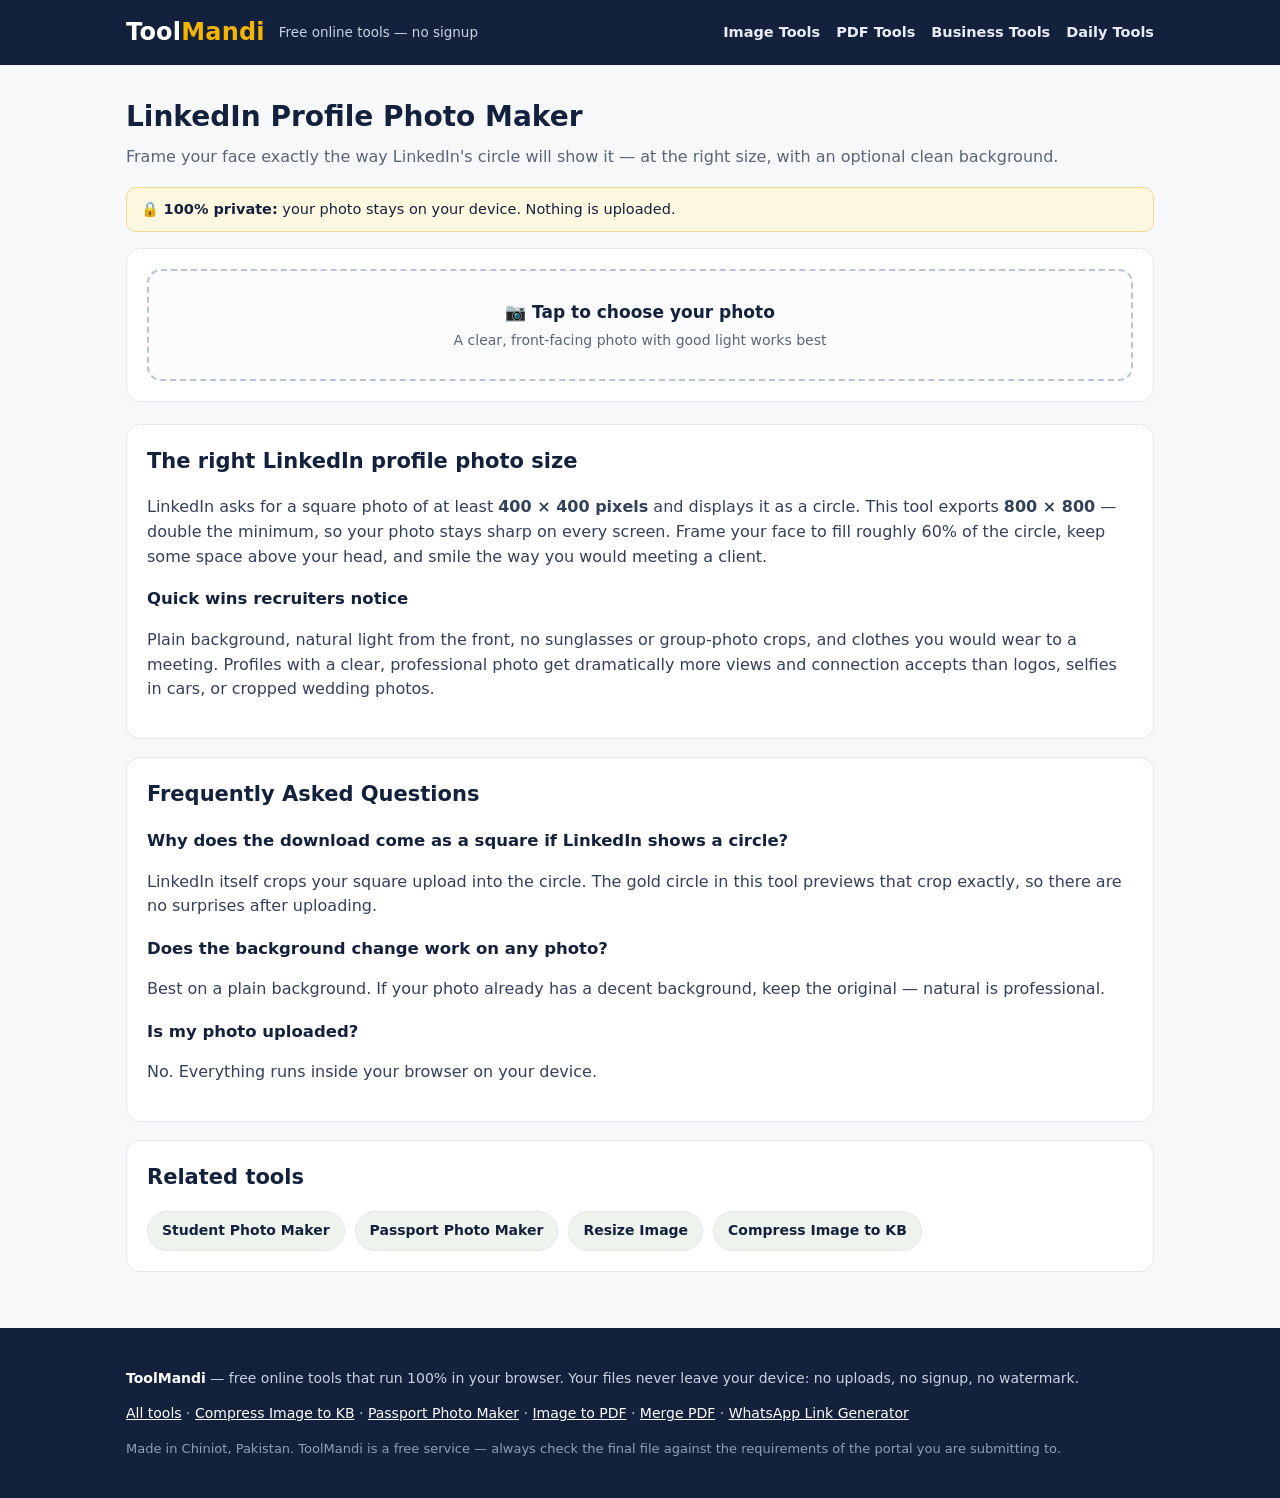
<file: linkedin-profile-photo-maker/index.html>
<!DOCTYPE html>
<html lang="en">
<head>
<meta charset="UTF-8">
<meta name="viewport" content="width=device-width, initial-scale=1.0">
<title>LinkedIn Profile Photo Maker — Perfect Circle Crop &amp; Size, Free | ToolMandi</title>
<meta name="description" content="Make a perfect LinkedIn profile photo online for free: exact 800×800 size, live circle preview so you see exactly what LinkedIn shows, optional clean background. Private — runs in your browser.">
<link rel="icon" href="data:image/svg+xml,<svg xmlns='http://www.w3.org/2000/svg' viewBox='0 0 100 100'><rect width='100' height='100' rx='18' fill='%2314213d'/><text x='50' y='66' font-size='52' text-anchor='middle' fill='%23f4b400' font-family='Arial' font-weight='bold'>T</text></svg>">
<link rel="stylesheet" href="../assets/style.css">
<style>
.stageBox{position:relative;width:min(340px,90vw);aspect-ratio:1;margin:0 auto}
.stageBox canvas{width:100%;height:100%;display:block}
.circleGuide{position:absolute;inset:0;border-radius:50%;box-shadow:0 0 0 3px #f4b400, 0 0 0 999px rgba(10,15,26,.45);pointer-events:none}
</style>
</head>
<body>
<script src="../assets/js/common.js"></script>
<script>tmHeader('../');</script>
<main><div class="wrap">
<h1 class="page">LinkedIn Profile Photo Maker</h1>
<p class="sub">Frame your face exactly the way LinkedIn's circle will show it — at the right size, with an optional clean background.</p>
<div class="privacy-note">🔒 <b>100% private:</b> your photo stays on your device. Nothing is uploaded.</div>

<div class="toolbox">
  <div class="drop" id="drop"><b>📷 Tap to choose your photo</b><p>A clear, front-facing photo with good light works best</p></div>
  <input type="file" id="file" accept="image/*" hidden>
  <div id="stageWrap" style="display:none">
    <div class="stageBox">
      <canvas id="stage" style="touch-action:none;cursor:grab"></canvas>
      <div class="circleGuide"></div>
    </div>
    <div class="row">
      <div class="field" style="flex:1;min-width:160px"><label>Zoom</label><input type="range" id="zoom" min="1" max="3" step="0.01" value="1" style="width:100%"></div>
      <div class="field"><label>Background</label><select id="bgSel">
        <option value="none" selected>Keep original</option>
        <option value="white">White background</option>
        <option value="grey">Light grey</option>
        <option value="blue">Soft blue</option>
      </select></div>
      <div class="field"><label>Background strength</label><input type="range" id="tol" min="15" max="110" step="1" value="48" style="width:130px"></div>
    </div>
    <p class="small">Drag to centre your face inside the gold circle — that circle is exactly what recruiters and clients will see.</p>
    <div class="row"><button class="btn gold" id="dl">⬇ Download LinkedIn Photo (800×800)</button></div>
    <div class="result" id="result"></div>
  </div>
</div>

<section class="doc">
<h2>The right LinkedIn profile photo size</h2>
<p>LinkedIn asks for a square photo of at least <b>400 × 400 pixels</b> and displays it as a circle. This tool exports <b>800 × 800</b> — double the minimum, so your photo stays sharp on every screen. Frame your face to fill roughly 60% of the circle, keep some space above your head, and smile the way you would meeting a client.</p>
<h3>Quick wins recruiters notice</h3>
<p>Plain background, natural light from the front, no sunglasses or group-photo crops, and clothes you would wear to a meeting. Profiles with a clear, professional photo get dramatically more views and connection accepts than logos, selfies in cars, or cropped wedding photos.</p>
</section>

<section class="doc">
<h2>Frequently Asked Questions</h2>
<h3>Why does the download come as a square if LinkedIn shows a circle?</h3>
<p>LinkedIn itself crops your square upload into the circle. The gold circle in this tool previews that crop exactly, so there are no surprises after uploading.</p>
<h3>Does the background change work on any photo?</h3>
<p>Best on a plain background. If your photo already has a decent background, keep the original — natural is professional.</p>
<h3>Is my photo uploaded?</h3>
<p>No. Everything runs inside your browser on your device.</p>
</section>

<section class="doc"><h2>Related tools</h2><div class="related">
<a href="../student-photo-maker/">Student Photo Maker</a><a href="../passport-photo-maker/">Passport Photo Maker</a><a href="../resize-image/">Resize Image</a><a href="../compress-image-to-kb/">Compress Image to KB</a>
</div></section>

</div></main>
<script>tmFooter('../');</script>
<script src="../assets/js/photostudio.js"></script>
<script>
var studio=tmCreateStudio($('#stage'), 800, 800);
var BG={ white:[255,255,255], grey:[227,230,235], blue:[209,224,240] };
function applyBg(){ var v=$('#bgSel').value; studio.setBg(v==='none'? null : { tol:+$('#tol').value, rgb:BG[v] }); }
$('#bgSel').addEventListener('change', applyBg);
$('#tol').addEventListener('input', applyBg);
setupDrop($('#drop'), $('#file'), async function(files){
  var loaded=await loadImageFromFile(files[0]);
  $('#drop').innerHTML='<b>✅ '+files[0].name+'</b><p>tap to change photo</p>';
  $('#stageWrap').style.display='block';
  studio.setImage(loaded.img); $('#zoom').value=1;
});
$('#zoom').addEventListener('input', function(){ studio.setZoom(+this.value); });
$('#dl').addEventListener('click', async function(){
  var out=studio.output(); var b=await canvasToBlob(out,'image/jpeg',0.92); downloadBlob(b,'linkedin-profile-photo-800x800.jpg');
  var box=$('#result'); box.className='result show'; box.textContent='Your LinkedIn photo (800 × 800, '+fmtKB(b.size)+') is downloading. On LinkedIn: Profile → camera icon on your photo → upload this file.';
});
</script>
</body>
</html>
</file>
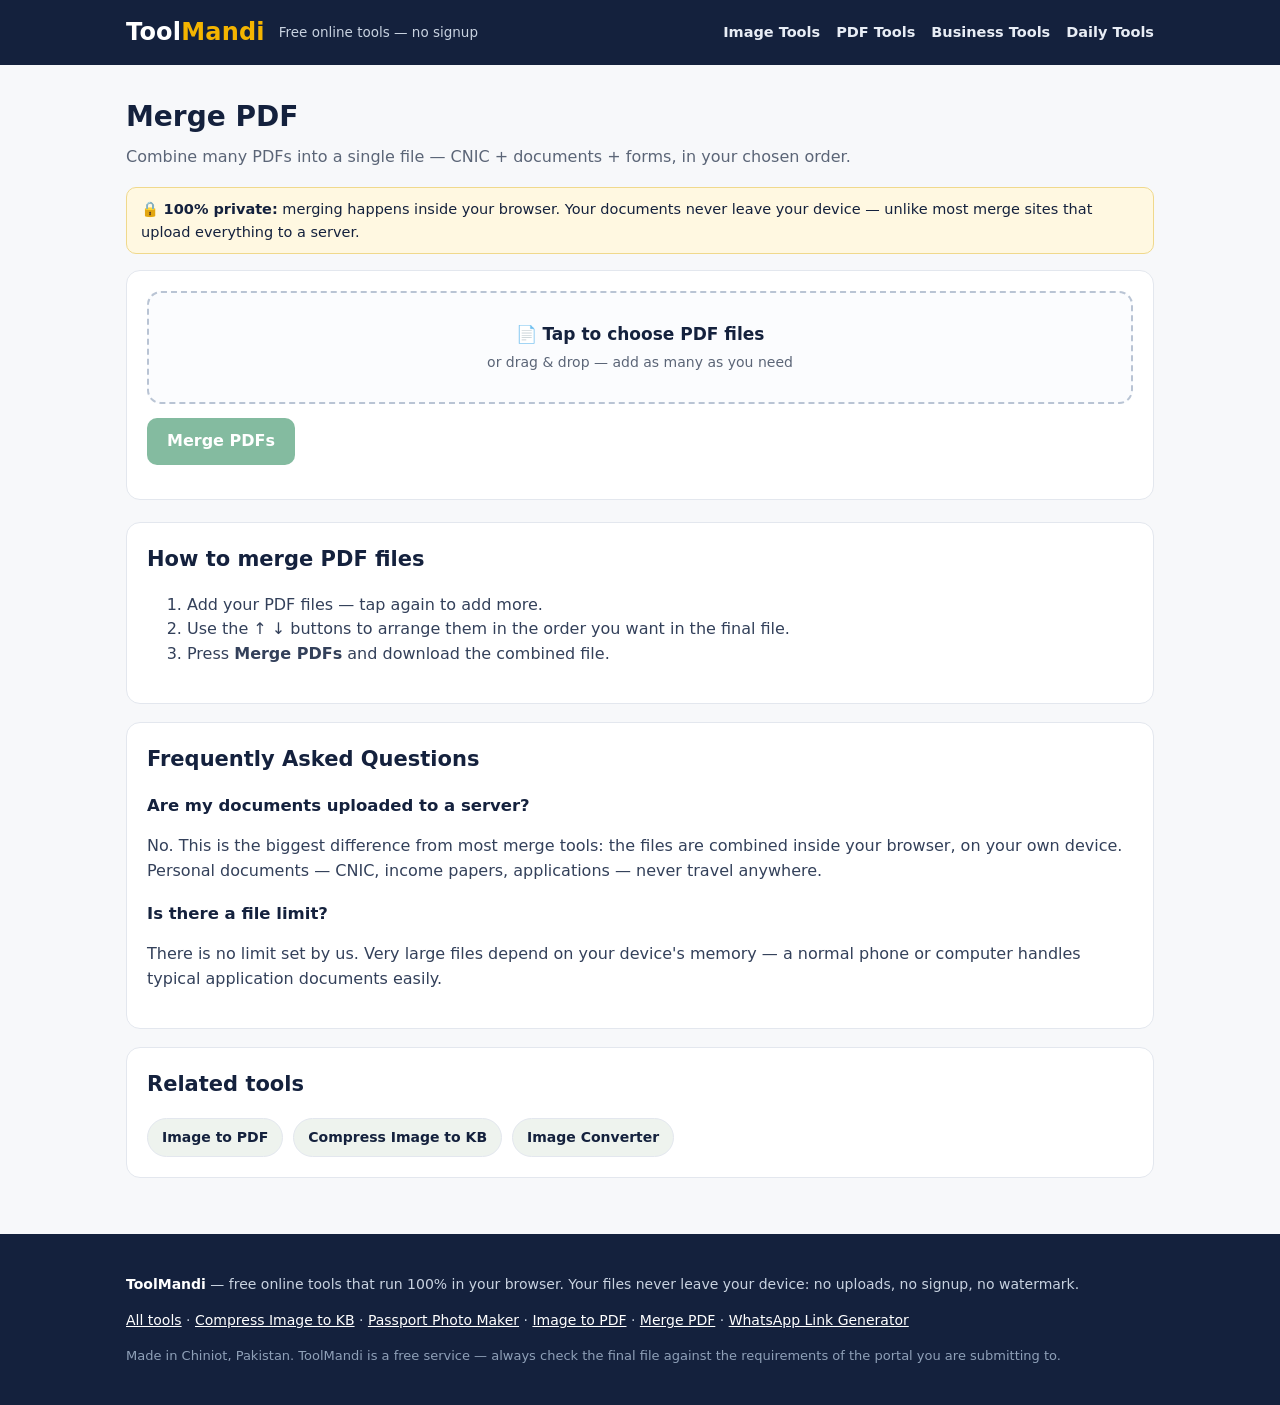
<file: merge-pdf/index.html>
<!DOCTYPE html>
<html lang="en">
<head>
<meta charset="UTF-8">
<meta name="viewport" content="width=device-width, initial-scale=1.0">
<title>Merge PDF Online — Combine PDF Files Free, No Upload | ToolMandi</title>
<meta name="description" content="Merge many PDF files into one online for free — in the order you choose. Files are combined inside your browser and never uploaded, so private documents stay private.">
<link rel="icon" href="data:image/svg+xml,<svg xmlns='http://www.w3.org/2000/svg' viewBox='0 0 100 100'><rect width='100' height='100' rx='18' fill='%2314213d'/><text x='50' y='66' font-size='52' text-anchor='middle' fill='%23f4b400' font-family='Arial' font-weight='bold'>T</text></svg>">
<link rel="stylesheet" href="../assets/style.css">
</head>
<body>
<script src="../assets/js/common.js"></script>
<script>tmHeader('../');</script>
<main><div class="wrap">
<h1 class="page">Merge PDF</h1>
<p class="sub">Combine many PDFs into a single file — CNIC + documents + forms, in your chosen order.</p>
<div class="privacy-note">🔒 <b>100% private:</b> merging happens inside your browser. Your documents never leave your device — unlike most merge sites that upload everything to a server.</div>

<div class="toolbox">
  <div class="drop" id="drop"><b>📄 Tap to choose PDF files</b><p>or drag &amp; drop — add as many as you need</p></div>
  <input type="file" id="file" accept="application/pdf" multiple hidden>
  <div class="filelist" id="list"></div>
  <div class="row"><button class="btn" id="go" disabled>Merge PDFs</button></div>
  <div class="result" id="result"></div>
</div>

<section class="doc">
<h2>How to merge PDF files</h2>
<ol>
<li>Add your PDF files — tap again to add more.</li>
<li>Use the ↑ ↓ buttons to arrange them in the order you want in the final file.</li>
<li>Press <b>Merge PDFs</b> and download the combined file.</li>
</ol>
</section>

<section class="doc">
<h2>Frequently Asked Questions</h2>
<h3>Are my documents uploaded to a server?</h3>
<p>No. This is the biggest difference from most merge tools: the files are combined inside your browser, on your own device. Personal documents — CNIC, income papers, applications — never travel anywhere.</p>
<h3>Is there a file limit?</h3>
<p>There is no limit set by us. Very large files depend on your device's memory — a normal phone or computer handles typical application documents easily.</p>
</section>

<section class="doc"><h2>Related tools</h2><div class="related">
<a href="../image-to-pdf/">Image to PDF</a><a href="../compress-image-to-kb/">Compress Image to KB</a><a href="../image-converter/">Image Converter</a>
</div></section>

</div></main>
<script>tmFooter('../');</script>
<script src="../assets/js/pdf-lib.min.js"></script>
<script>
var files=[];
setupDrop($('#drop'), $('#file'), function(f){
  Array.prototype.forEach.call(f, function(x){ files.push(x); });
  renderList(); $('#go').disabled=files.length<2;
});
function renderList(){
  $('#list').innerHTML=files.map(function(f,i){
    return '<div><span>'+(i+1)+'. '+f.name+' <span class="small">('+fmtKB(f.size)+')</span></span><span><button class="chip" data-mv="-1" data-i="'+i+'">↑</button> <button class="chip" data-mv="1" data-i="'+i+'">↓</button> <button class="chip" data-rm="'+i+'">✕</button></span></div>';
  }).join('') || '<p class="small">No files yet.</p>';
  $('#list').querySelectorAll('button[data-mv]').forEach(function(b){ b.addEventListener('click', function(){ var i=+b.dataset.i, j=i+(+b.dataset.mv); if(j<0||j>=files.length) return; var t=files[i]; files[i]=files[j]; files[j]=t; renderList(); }); });
  $('#list').querySelectorAll('button[data-rm]').forEach(function(b){ b.addEventListener('click', function(){ files.splice(+b.dataset.rm,1); renderList(); $('#go').disabled=files.length<2; }); });
  if(files.length) $('#drop').innerHTML='<b>✅ '+files.length+' PDF(s) added</b><p>tap to add more</p>';
}
$('#go').addEventListener('click', async function(){
  var btn=$('#go'); btn.disabled=true; btn.textContent='Merging…';
  try{
    var merged=await PDFLib.PDFDocument.create();
    var totalPages=0;
    for(var i=0;i<files.length;i++){
      var buf=await files[i].arrayBuffer();
      var src=await PDFLib.PDFDocument.load(buf);
      var pages=await merged.copyPages(src, src.getPageIndices());
      pages.forEach(function(p){ merged.addPage(p); });
      totalPages+=src.getPageCount();
    }
    var bytes=await merged.save();
    var blob=new Blob([bytes], {type:'application/pdf'});
    var box=$('#result'); box.className='result show';
    box.innerHTML='Merged — <b>'+files.length+' files, '+totalPages+' pages</b>, '+fmtKB(blob.size)+'. <button class="btn gold" id="dl" style="margin-left:8px">⬇ Download Merged PDF</button>';
    $('#dl').addEventListener('click', function(){ downloadBlob(blob, 'merged.pdf'); });
  }catch(e){ var b2=$('#result'); b2.className='result show bad'; b2.textContent='One of the PDFs could not be read (it may be password-protected or damaged). Remove it and try again.'; }
  btn.disabled=false; btn.textContent='Merge PDFs';
});
</script>
</body>
</html>
</file>
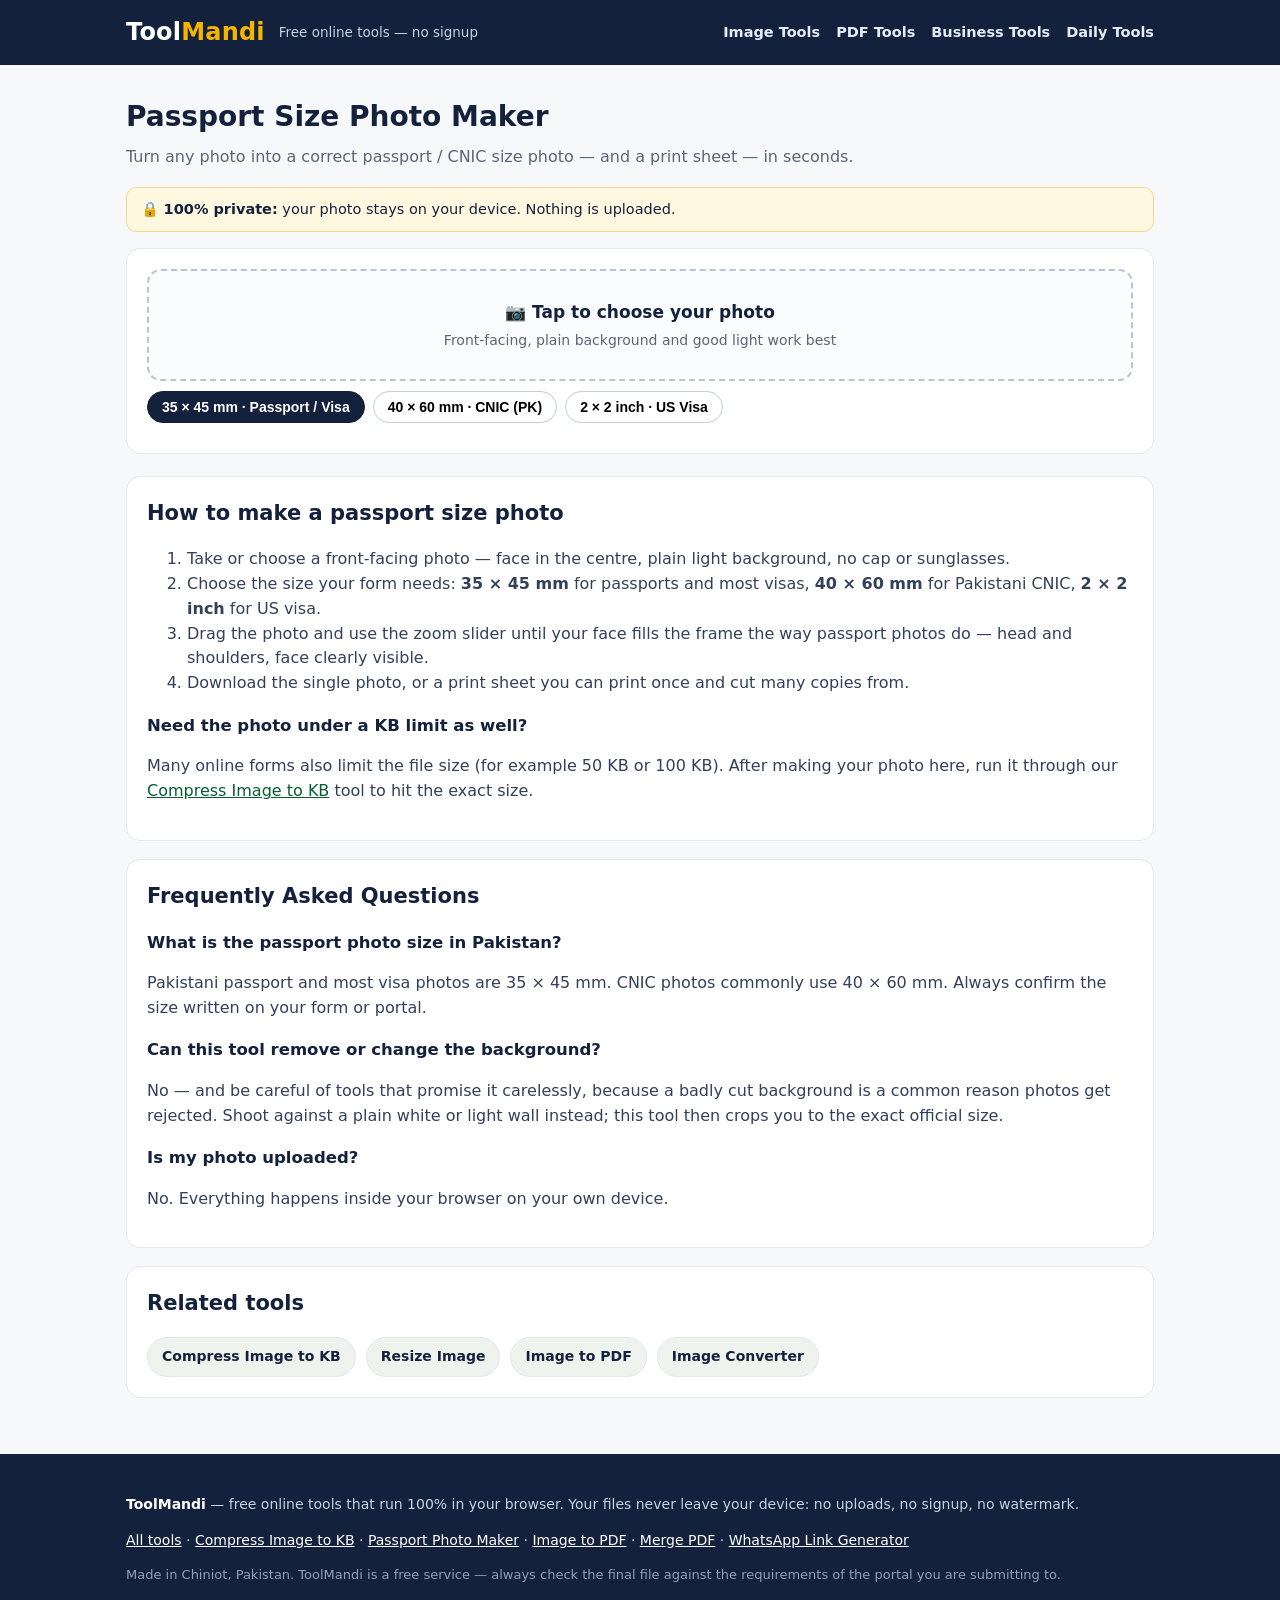
<file: passport-photo-maker/index.html>
<!DOCTYPE html>
<html lang="en">
<head>
<meta charset="UTF-8">
<meta name="viewport" content="width=device-width, initial-scale=1.0">
<title>Passport Size Photo Maker Online — 35×45 mm &amp; CNIC 40×60 mm, Free | ToolMandi</title>
<meta name="description" content="Make a correct passport size photo online for free: 35×45 mm (passport/visa) and 40×60 mm (CNIC) sizes, plus a print-ready sheet of copies. Private — your photo never leaves your device.">
<link rel="icon" href="data:image/svg+xml,<svg xmlns='http://www.w3.org/2000/svg' viewBox='0 0 100 100'><rect width='100' height='100' rx='18' fill='%2314213d'/><text x='50' y='66' font-size='52' text-anchor='middle' fill='%23f4b400' font-family='Arial' font-weight='bold'>T</text></svg>">
<link rel="stylesheet" href="../assets/style.css">
</head>
<body>
<script src="../assets/js/common.js"></script>
<script>tmHeader('../');</script>
<main><div class="wrap">
<h1 class="page">Passport Size Photo Maker</h1>
<p class="sub">Turn any photo into a correct passport / CNIC size photo — and a print sheet — in seconds.</p>
<div class="privacy-note">🔒 <b>100% private:</b> your photo stays on your device. Nothing is uploaded.</div>

<div class="toolbox">
  <div class="drop" id="drop"><b>📷 Tap to choose your photo</b><p>Front-facing, plain background and good light work best</p></div>
  <input type="file" id="file" accept="image/*" hidden>
  <div class="chips" id="sizes">
    <button class="chip on" data-w="413" data-h="531">35 × 45 mm · Passport / Visa</button>
    <button class="chip" data-w="472" data-h="709">40 × 60 mm · CNIC (PK)</button>
    <button class="chip" data-w="600" data-h="600">2 × 2 inch · US Visa</button>
  </div>
  <div id="stageWrap" style="display:none">
    <canvas id="stage" class="preview" style="width:min(340px,90vw);touch-action:none;cursor:grab"></canvas>
    <div class="row">
      <div class="field" style="flex:1;min-width:180px"><label>Zoom</label><input type="range" id="zoom" min="1" max="3" step="0.01" value="1" style="width:100%"></div>
      <span class="small">Drag the photo to position your face in the frame.</span>
    </div>
    <div class="row">
      <button class="btn" id="dlOne">⬇ Download Photo</button>
      <button class="btn gold" id="dlSheet">⬇ Download Print Sheet</button>
    </div>
    <div class="result" id="result"></div>
  </div>
</div>

<section class="doc">
<h2>How to make a passport size photo</h2>
<ol>
<li>Take or choose a front-facing photo — face in the centre, plain light background, no cap or sunglasses.</li>
<li>Choose the size your form needs: <b>35 × 45 mm</b> for passports and most visas, <b>40 × 60 mm</b> for Pakistani CNIC, <b>2 × 2 inch</b> for US visa.</li>
<li>Drag the photo and use the zoom slider until your face fills the frame the way passport photos do — head and shoulders, face clearly visible.</li>
<li>Download the single photo, or a print sheet you can print once and cut many copies from.</li>
</ol>
<h3>Need the photo under a KB limit as well?</h3>
<p>Many online forms also limit the file size (for example 50 KB or 100 KB). After making your photo here, run it through our <a href="../compress-image-to-kb/">Compress Image to KB</a> tool to hit the exact size.</p>
</section>

<section class="doc">
<h2>Frequently Asked Questions</h2>
<h3>What is the passport photo size in Pakistan?</h3>
<p>Pakistani passport and most visa photos are 35 × 45 mm. CNIC photos commonly use 40 × 60 mm. Always confirm the size written on your form or portal.</p>
<h3>Can this tool remove or change the background?</h3>
<p>No — and be careful of tools that promise it carelessly, because a badly cut background is a common reason photos get rejected. Shoot against a plain white or light wall instead; this tool then crops you to the exact official size.</p>
<h3>Is my photo uploaded?</h3>
<p>No. Everything happens inside your browser on your own device.</p>
</section>

<section class="doc"><h2>Related tools</h2><div class="related">
<a href="../compress-image-to-kb/">Compress Image to KB</a><a href="../resize-image/">Resize Image</a><a href="../image-to-pdf/">Image to PDF</a><a href="../image-converter/">Image Converter</a>
</div></section>

</div></main>
<script>tmFooter('../');</script>
<script>
var img=null, OW=413, OH=531, panX=0, panY=0, zoom=1;
var stage=$('#stage'), ctx=stage.getContext('2d');
function setSize(w,h){ OW=w; OH=h; stage.width=w; stage.height=h; panX=0; panY=0; zoom=1; $('#zoom').value=1; draw(); }
document.querySelectorAll('#sizes .chip').forEach(function(c){ c.addEventListener('click', function(){ document.querySelectorAll('#sizes .chip').forEach(function(x){x.classList.remove('on');}); c.classList.add('on'); setSize(+c.dataset.w, +c.dataset.h); }); });
setupDrop($('#drop'), $('#file'), async function(files){
  var loaded=await loadImageFromFile(files[0]); img=loaded.img;
  $('#drop').innerHTML='<b>✅ '+files[0].name+'</b><p>tap to change photo</p>';
  $('#stageWrap').style.display='block';
  setSize(OW,OH);
});
function draw(){
  ctx.fillStyle='#ffffff'; ctx.fillRect(0,0,OW,OH);
  if(!img) return;
  var s=Math.max(OW/img.naturalWidth, OH/img.naturalHeight)*zoom;
  var dw=img.naturalWidth*s, dh=img.naturalHeight*s;
  var dx=(OW-dw)/2+panX, dy=(OH-dh)/2+panY;
  dx=Math.min(0, Math.max(OW-dw, dx)); dy=Math.min(0, Math.max(OH-dh, dy));
  panX=dx-(OW-dw)/2; panY=dy-(OH-dh)/2;
  ctx.drawImage(img, dx, dy, dw, dh);
}
var dragging=false, lx=0, ly=0;
stage.addEventListener('pointerdown', function(e){ dragging=true; lx=e.clientX; ly=e.clientY; stage.setPointerCapture(e.pointerId); });
stage.addEventListener('pointermove', function(e){ if(!dragging) return; var r=stage.getBoundingClientRect(); var sx=OW/r.width, sy=OH/r.height; panX+=(e.clientX-lx)*sx; panY+=(e.clientY-ly)*sy; lx=e.clientX; ly=e.clientY; draw(); });
stage.addEventListener('pointerup', function(){ dragging=false; });
$('#zoom').addEventListener('input', function(){ zoom=+this.value; draw(); });
$('#dlOne').addEventListener('click', async function(){ var b=await canvasToBlob(stage,'image/jpeg',0.92); downloadBlob(b,'passport-photo-'+OW+'x'+OH+'.jpg'); showMsg('Your passport photo ('+OW+' × '+OH+' px, '+fmtKB(b.size)+') is downloading.'); });
$('#dlSheet').addEventListener('click', async function(){
  var sheet=document.createElement('canvas'); sheet.width=1800; sheet.height=1200; var c2=sheet.getContext('2d');
  c2.fillStyle='#ffffff'; c2.fillRect(0,0,1800,1200);
  var gap=24, cols=Math.max(1, Math.floor((1800-gap)/(OW+gap))), rows=Math.max(1, Math.floor((1200-gap)/(OH+gap)));
  var n=0; for(var rI=0;rI<rows;rI++) for(var cI=0;cI<cols;cI++){ c2.drawImage(stage, gap+cI*(OW+gap), gap+rI*(OH+gap)); n++; }
  var b=await canvasToBlob(sheet,'image/jpeg',0.92); downloadBlob(b,'passport-print-sheet.jpg');
  showMsg('Print sheet with '+n+' copies is downloading — print it at 100% scale (4×6 inch / 6×4 paper) and cut along the photos.');
});
function showMsg(t){ var box=$('#result'); box.className='result show'; box.textContent=t; }
stage.width=OW; stage.height=OH; draw();
</script>
</body>
</html>
</file>
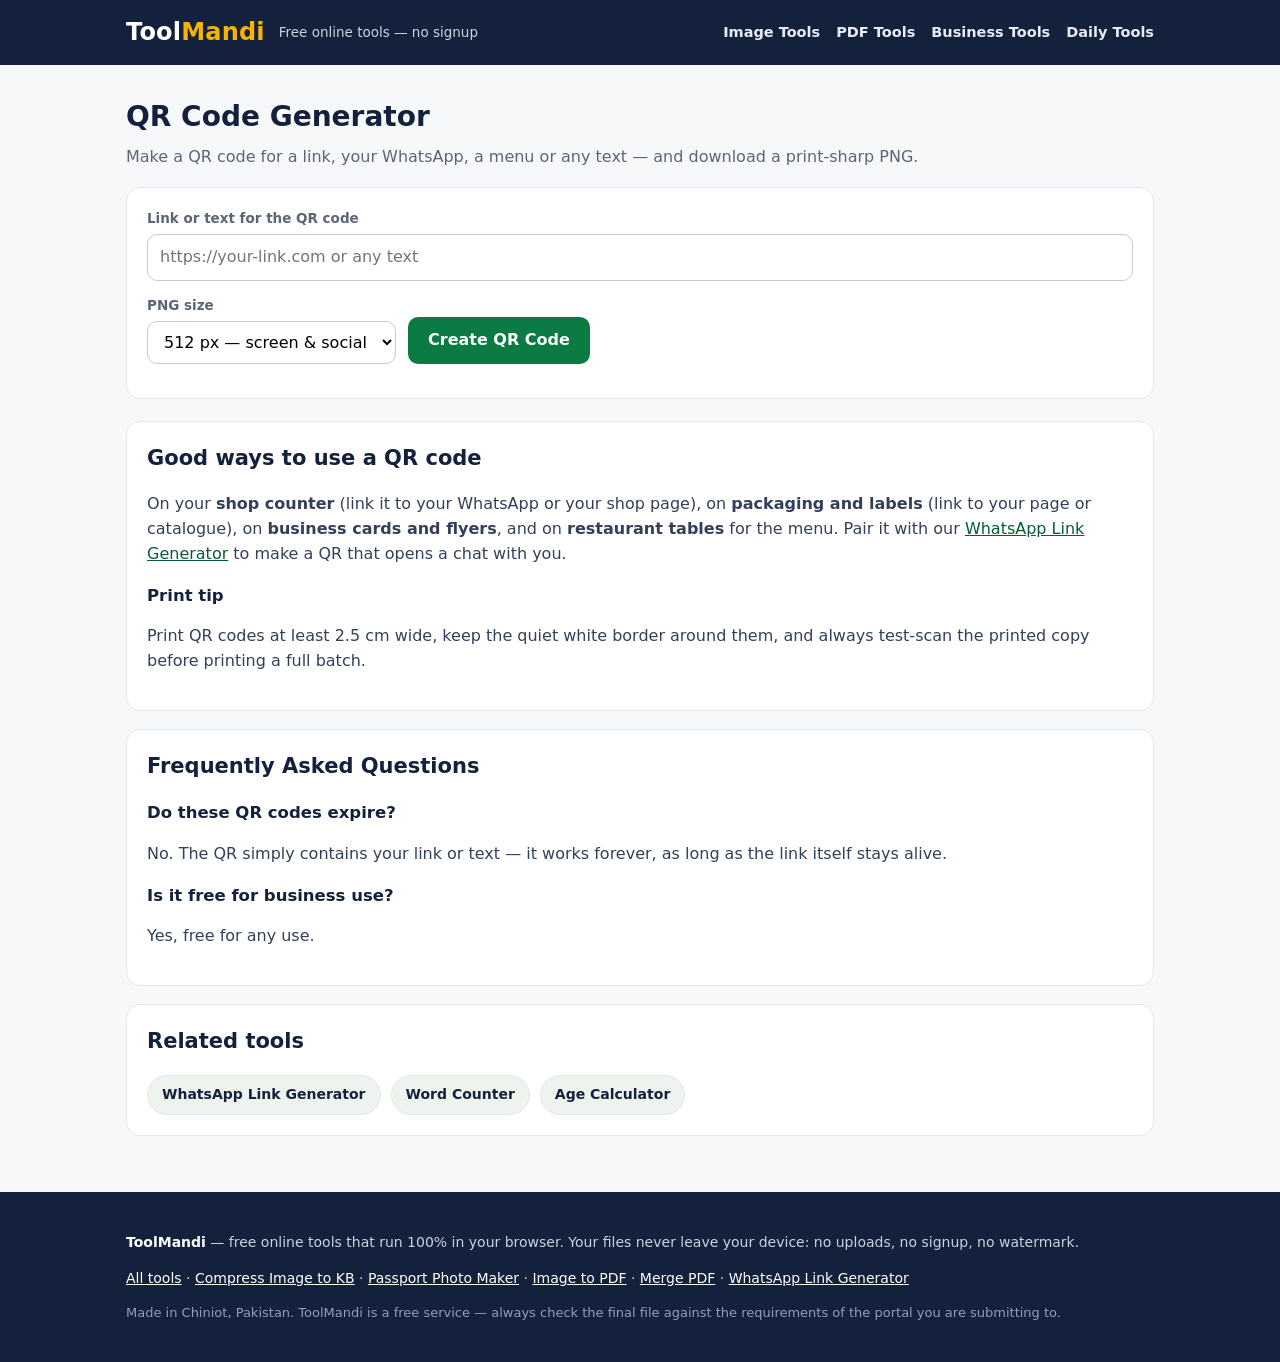
<file: qr-code-generator/index.html>
<!DOCTYPE html>
<html lang="en">
<head>
<meta charset="UTF-8">
<meta name="viewport" content="width=device-width, initial-scale=1.0">
<title>QR Code Generator Online — Free QR for Links, Shops &amp; Cards | ToolMandi</title>
<meta name="description" content="Generate a free QR code online for any link or text and download it as a sharp PNG — for shop counters, business cards, menus and packaging. No signup, never expires.">
<link rel="icon" href="data:image/svg+xml,<svg xmlns='http://www.w3.org/2000/svg' viewBox='0 0 100 100'><rect width='100' height='100' rx='18' fill='%2314213d'/><text x='50' y='66' font-size='52' text-anchor='middle' fill='%23f4b400' font-family='Arial' font-weight='bold'>T</text></svg>">
<link rel="stylesheet" href="../assets/style.css">
</head>
<body>
<script src="../assets/js/common.js"></script>
<script>tmHeader('../');</script>
<main><div class="wrap">
<h1 class="page">QR Code Generator</h1>
<p class="sub">Make a QR code for a link, your WhatsApp, a menu or any text — and download a print-sharp PNG.</p>

<div class="toolbox">
  <div class="field" style="margin-bottom:12px"><label>Link or text for the QR code</label>
  <input type="text" id="text" placeholder="https://your-link.com or any text" style="width:100%"></div>
  <div class="row">
    <div class="field"><label>PNG size</label><select id="size"><option value="512">512 px — screen &amp; social</option><option value="1024">1024 px — print</option><option value="2048">2048 px — big print</option></select></div>
    <button class="btn" id="go">Create QR Code</button>
  </div>
  <div class="result" id="result"></div>
</div>

<section class="doc">
<h2>Good ways to use a QR code</h2>
<p>On your <b>shop counter</b> (link it to your WhatsApp or your shop page), on <b>packaging and labels</b> (link to your page or catalogue), on <b>business cards and flyers</b>, and on <b>restaurant tables</b> for the menu. Pair it with our <a href="../whatsapp-link-generator/">WhatsApp Link Generator</a> to make a QR that opens a chat with you.</p>
<h3>Print tip</h3>
<p>Print QR codes at least 2.5 cm wide, keep the quiet white border around them, and always test-scan the printed copy before printing a full batch.</p>
</section>

<section class="doc">
<h2>Frequently Asked Questions</h2>
<h3>Do these QR codes expire?</h3>
<p>No. The QR simply contains your link or text — it works forever, as long as the link itself stays alive.</p>
<h3>Is it free for business use?</h3>
<p>Yes, free for any use.</p>
</section>

<section class="doc"><h2>Related tools</h2><div class="related">
<a href="../whatsapp-link-generator/">WhatsApp Link Generator</a><a href="../word-counter/">Word Counter</a><a href="../age-calculator/">Age Calculator</a>
</div></section>

</div></main>
<script>tmFooter('../');</script>
<script src="../assets/js/qrcode.min.js"></script>
<script>
$('#go').addEventListener('click', function(){
  var text=$('#text').value.trim();
  var box=$('#result');
  if(!text){ box.className='result show bad'; box.textContent='Type or paste a link or text first.'; return; }
  try{
    var size=+$('#size').value;
    var qr=qrcode(0,'M'); qr.addData(text); qr.make();
    var n=qr.getModuleCount(), cell=Math.max(1, Math.floor(size/(n+2))), real=cell*(n+2);
    var canvas=document.createElement('canvas'); canvas.width=real; canvas.height=real;
    var ctx=canvas.getContext('2d'); ctx.fillStyle='#ffffff'; ctx.fillRect(0,0,real,real); ctx.fillStyle='#000000';
    for(var r=0;r<n;r++) for(var c=0;c<n;c++) if(qr.isDark(r,c)) ctx.fillRect((c+1)*cell,(r+1)*cell,cell,cell);
    box.className='result show';
    box.innerHTML='<canvas id="qrOut" class="preview" style="width:min(300px,80vw)"></canvas><div style="margin-top:10px"><button class="btn gold" id="dl">⬇ Download PNG</button></div>';
    var out=$('#qrOut'); out.width=real; out.height=real; out.getContext('2d').drawImage(canvas,0,0);
    $('#dl').addEventListener('click', function(){ canvas.toBlob(function(b){ downloadBlob(b,'qr-code.png'); }); });
  }catch(e){ box.className='result show bad'; box.textContent='That text is too long for one QR code. Shorten the link and try again.'; }
});
</script>
</body>
</html>
</file>
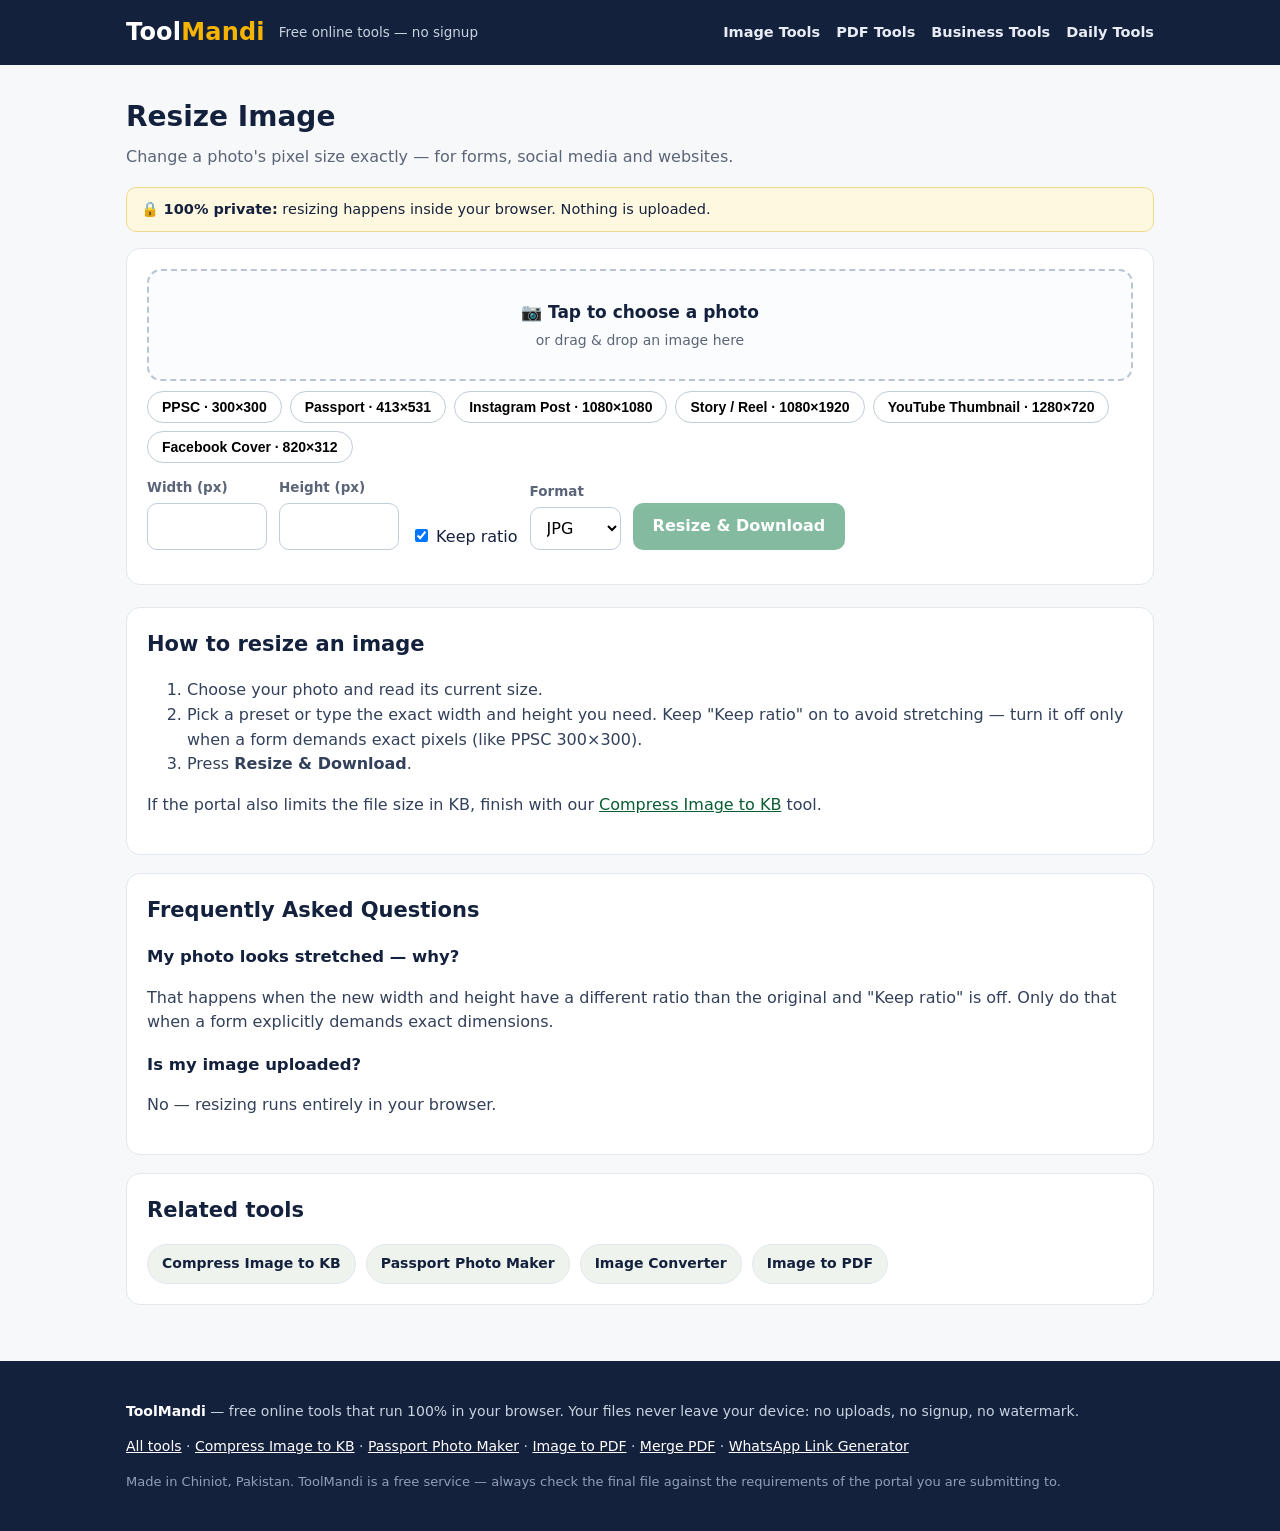
<file: resize-image/index.html>
<!DOCTYPE html>
<html lang="en">
<head>
<meta charset="UTF-8">
<meta name="viewport" content="width=device-width, initial-scale=1.0">
<title>Resize Image Online — Exact Pixels &amp; Social Media Presets, Free | ToolMandi</title>
<meta name="description" content="Resize any image to exact pixels online for free — with presets for PPSC 300×300, Instagram, YouTube thumbnails, Facebook covers and more. Runs in your browser; your image never uploads.">
<link rel="icon" href="data:image/svg+xml,<svg xmlns='http://www.w3.org/2000/svg' viewBox='0 0 100 100'><rect width='100' height='100' rx='18' fill='%2314213d'/><text x='50' y='66' font-size='52' text-anchor='middle' fill='%23f4b400' font-family='Arial' font-weight='bold'>T</text></svg>">
<link rel="stylesheet" href="../assets/style.css">
</head>
<body>
<script src="../assets/js/common.js"></script>
<script>tmHeader('../');</script>
<main><div class="wrap">
<h1 class="page">Resize Image</h1>
<p class="sub">Change a photo's pixel size exactly — for forms, social media and websites.</p>
<div class="privacy-note">🔒 <b>100% private:</b> resizing happens inside your browser. Nothing is uploaded.</div>

<div class="toolbox">
  <div class="drop" id="drop"><b>📷 Tap to choose a photo</b><p>or drag &amp; drop an image here</p></div>
  <input type="file" id="file" accept="image/*" hidden>
  <div class="chips" id="presets">
    <button class="chip" data-w="300" data-h="300">PPSC · 300×300</button>
    <button class="chip" data-w="413" data-h="531">Passport · 413×531</button>
    <button class="chip" data-w="1080" data-h="1080">Instagram Post · 1080×1080</button>
    <button class="chip" data-w="1080" data-h="1920">Story / Reel · 1080×1920</button>
    <button class="chip" data-w="1280" data-h="720">YouTube Thumbnail · 1280×720</button>
    <button class="chip" data-w="820" data-h="312">Facebook Cover · 820×312</button>
  </div>
  <div class="row">
    <div class="field"><label>Width (px)</label><input type="number" id="w" style="width:120px"></div>
    <div class="field"><label>Height (px)</label><input type="number" id="h" style="width:120px"></div>
    <div class="field"><label>&nbsp;</label><span><input type="checkbox" id="lock" checked> Keep ratio</span></div>
    <div class="field"><label>Format</label><select id="fmt"><option value="image/jpeg">JPG</option><option value="image/png">PNG</option><option value="image/webp">WebP</option></select></div>
    <button class="btn" id="go" disabled>Resize &amp; Download</button>
  </div>
  <div class="result" id="result"></div>
</div>

<section class="doc">
<h2>How to resize an image</h2>
<ol>
<li>Choose your photo and read its current size.</li>
<li>Pick a preset or type the exact width and height you need. Keep "Keep ratio" on to avoid stretching — turn it off only when a form demands exact pixels (like PPSC 300×300).</li>
<li>Press <b>Resize &amp; Download</b>.</li>
</ol>
<p>If the portal also limits the file size in KB, finish with our <a href="../compress-image-to-kb/">Compress Image to KB</a> tool.</p>
</section>

<section class="doc">
<h2>Frequently Asked Questions</h2>
<h3>My photo looks stretched — why?</h3>
<p>That happens when the new width and height have a different ratio than the original and "Keep ratio" is off. Only do that when a form explicitly demands exact dimensions.</p>
<h3>Is my image uploaded?</h3>
<p>No — resizing runs entirely in your browser.</p>
</section>

<section class="doc"><h2>Related tools</h2><div class="related">
<a href="../compress-image-to-kb/">Compress Image to KB</a><a href="../passport-photo-maker/">Passport Photo Maker</a><a href="../image-converter/">Image Converter</a><a href="../image-to-pdf/">Image to PDF</a>
</div></section>

</div></main>
<script>tmFooter('../');</script>
<script>
var img=null, ratio=1;
setupDrop($('#drop'), $('#file'), async function(files){
  var loaded=await loadImageFromFile(files[0]); img=loaded.img; ratio=img.naturalWidth/img.naturalHeight;
  $('#w').value=img.naturalWidth; $('#h').value=img.naturalHeight;
  $('#drop').innerHTML='<b>✅ '+files[0].name+'</b><p>'+img.naturalWidth+' × '+img.naturalHeight+' px · '+fmtKB(files[0].size)+' — tap to change</p>';
  $('#go').disabled=false;
});
$('#w').addEventListener('input', function(){ if($('#lock').checked && +this.value>0) $('#h').value=Math.round(this.value/ratio); });
$('#h').addEventListener('input', function(){ if($('#lock').checked && +this.value>0) $('#w').value=Math.round(this.value*ratio); });
document.querySelectorAll('#presets .chip').forEach(function(c){ c.addEventListener('click', function(){ $('#lock').checked=false; $('#w').value=c.dataset.w; $('#h').value=c.dataset.h; }); });
$('#go').addEventListener('click', async function(){
  var w=Math.max(1,+$('#w').value||1), h=Math.max(1,+$('#h').value||1);
  var canvas=document.createElement('canvas'); canvas.width=w; canvas.height=h;
  var ctx=canvas.getContext('2d'); ctx.fillStyle='#ffffff'; ctx.fillRect(0,0,w,h); ctx.drawImage(img,0,0,w,h);
  var fmt=$('#fmt').value, ext=fmt==='image/png'?'png':(fmt==='image/webp'?'webp':'jpg');
  var blob=await canvasToBlob(canvas, fmt, 0.92);
  var box=$('#result'); box.className='result show';
  box.innerHTML='Done — resized to <b>'+w+' × '+h+' px</b> ('+fmtKB(blob.size)+'). <button class="btn gold" id="dl" style="margin-left:8px">⬇ Download</button>';
  $('#dl').addEventListener('click', function(){ downloadBlob(blob, 'resized-'+w+'x'+h+'.'+ext); });
});
</script>
</body>
</html>
</file>
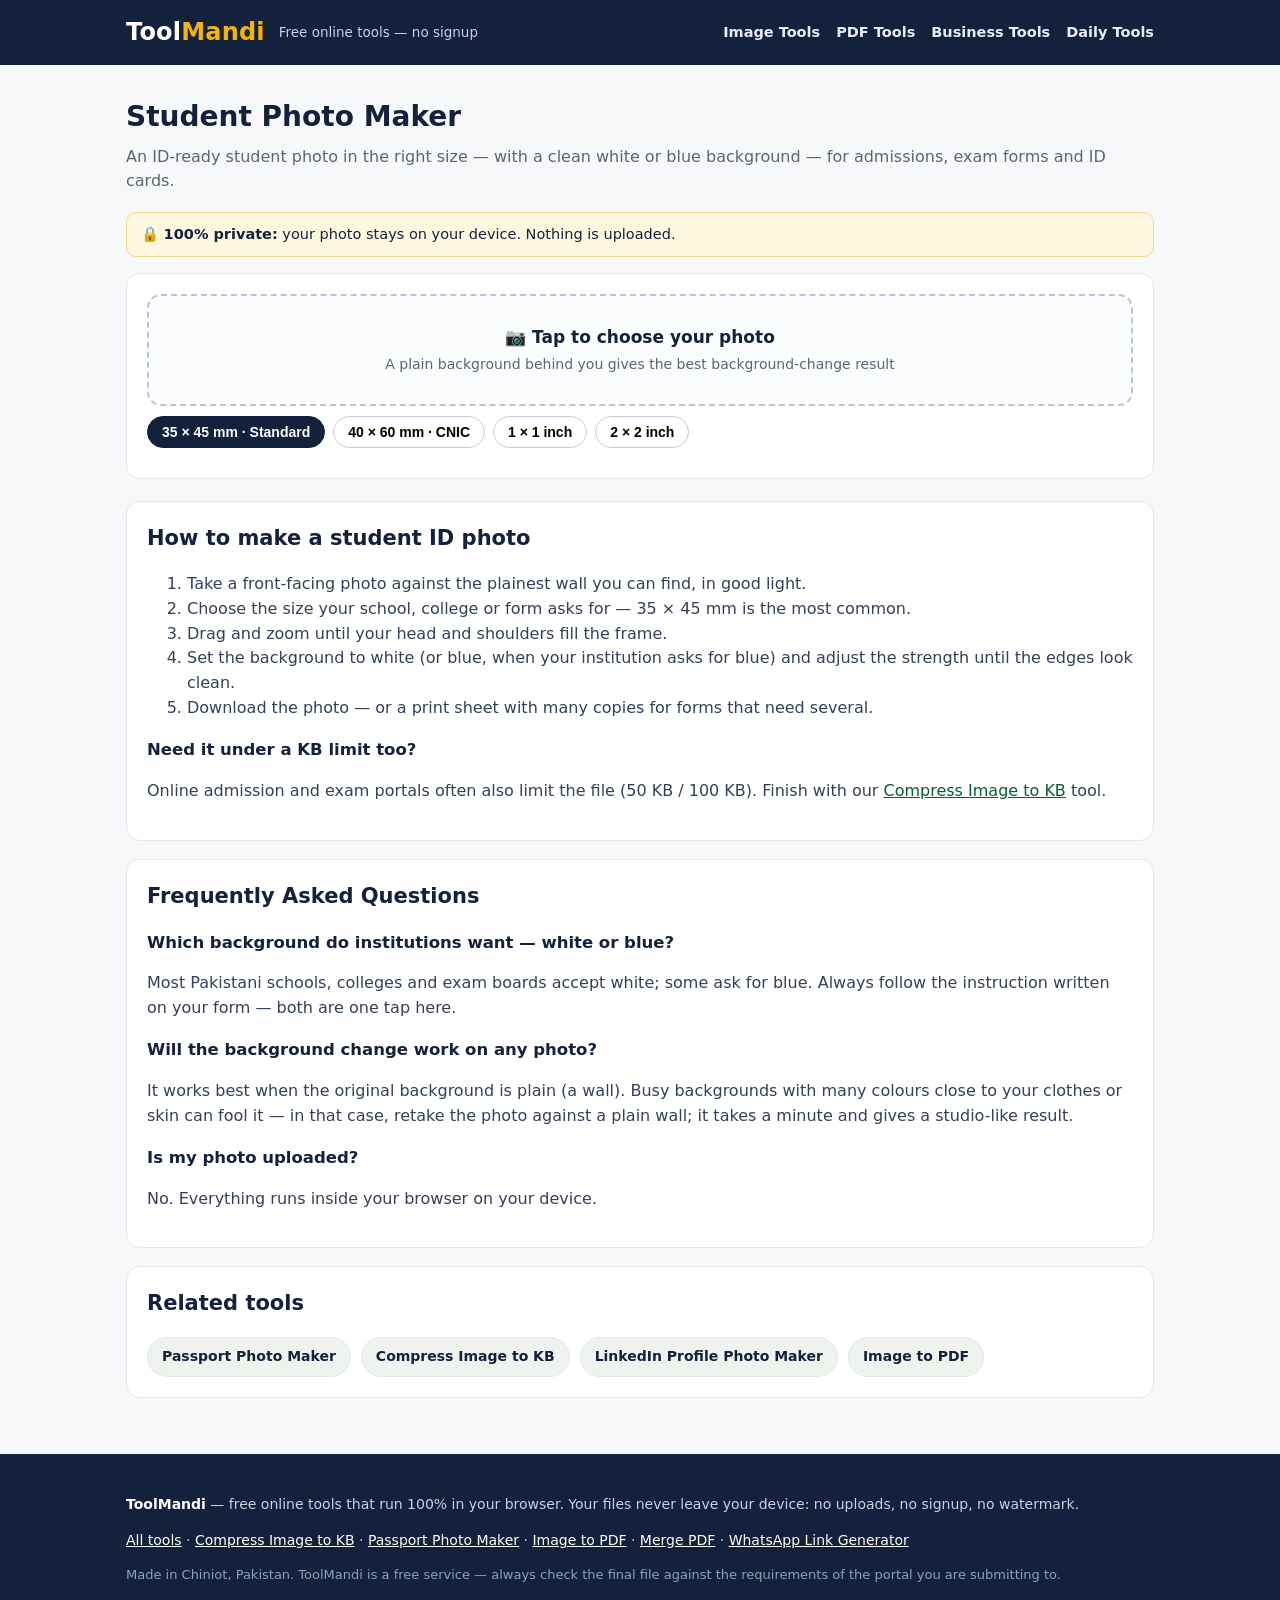
<file: student-photo-maker/index.html>
<!DOCTYPE html>
<html lang="en">
<head>
<meta charset="UTF-8">
<meta name="viewport" content="width=device-width, initial-scale=1.0">
<title>Student Photo Maker Online — ID Photo with White Background, Free | ToolMandi</title>
<meta name="description" content="Make a student ID photo online for free — correct sizes for admissions, exam forms and school/college ID cards, with white or blue background. Private: your photo never leaves your device.">
<link rel="icon" href="data:image/svg+xml,<svg xmlns='http://www.w3.org/2000/svg' viewBox='0 0 100 100'><rect width='100' height='100' rx='18' fill='%2314213d'/><text x='50' y='66' font-size='52' text-anchor='middle' fill='%23f4b400' font-family='Arial' font-weight='bold'>T</text></svg>">
<link rel="stylesheet" href="../assets/style.css">
</head>
<body>
<script src="../assets/js/common.js"></script>
<script>tmHeader('../');</script>
<main><div class="wrap">
<h1 class="page">Student Photo Maker</h1>
<p class="sub">An ID-ready student photo in the right size — with a clean white or blue background — for admissions, exam forms and ID cards.</p>
<div class="privacy-note">🔒 <b>100% private:</b> your photo stays on your device. Nothing is uploaded.</div>

<div class="toolbox">
  <div class="drop" id="drop"><b>📷 Tap to choose your photo</b><p>A plain background behind you gives the best background-change result</p></div>
  <input type="file" id="file" accept="image/*" hidden>
  <div class="chips" id="sizes">
    <button class="chip on" data-w="413" data-h="531">35 × 45 mm · Standard</button>
    <button class="chip" data-w="472" data-h="709">40 × 60 mm · CNIC</button>
    <button class="chip" data-w="300" data-h="300">1 × 1 inch</button>
    <button class="chip" data-w="600" data-h="600">2 × 2 inch</button>
  </div>
  <div id="stageWrap" style="display:none">
    <canvas id="stage" class="preview" style="width:min(320px,88vw);touch-action:none;cursor:grab"></canvas>
    <div class="row">
      <div class="field" style="flex:1;min-width:160px"><label>Zoom</label><input type="range" id="zoom" min="1" max="3" step="0.01" value="1" style="width:100%"></div>
      <div class="field"><label>Background</label><select id="bgSel">
        <option value="none">Keep original</option>
        <option value="white" selected>White background</option>
        <option value="blue">Blue background</option>
        <option value="grey">Light grey</option>
      </select></div>
      <div class="field"><label>Background strength</label><input type="range" id="tol" min="15" max="110" step="1" value="48" style="width:130px"></div>
    </div>
    <p class="small">Drag the photo to position your face. If the background change eats into clothes or hair, lower the strength; if parts of the old background remain, raise it.</p>
    <div class="row">
      <button class="btn" id="dlOne">⬇ Download Photo</button>
      <button class="btn gold" id="dlSheet">⬇ Download Print Sheet</button>
    </div>
    <div class="result" id="result"></div>
  </div>
</div>

<section class="doc">
<h2>How to make a student ID photo</h2>
<ol>
<li>Take a front-facing photo against the plainest wall you can find, in good light.</li>
<li>Choose the size your school, college or form asks for — 35 × 45 mm is the most common.</li>
<li>Drag and zoom until your head and shoulders fill the frame.</li>
<li>Set the background to white (or blue, when your institution asks for blue) and adjust the strength until the edges look clean.</li>
<li>Download the photo — or a print sheet with many copies for forms that need several.</li>
</ol>
<h3>Need it under a KB limit too?</h3>
<p>Online admission and exam portals often also limit the file (50 KB / 100 KB). Finish with our <a href="../compress-image-to-kb/">Compress Image to KB</a> tool.</p>
</section>

<section class="doc">
<h2>Frequently Asked Questions</h2>
<h3>Which background do institutions want — white or blue?</h3>
<p>Most Pakistani schools, colleges and exam boards accept white; some ask for blue. Always follow the instruction written on your form — both are one tap here.</p>
<h3>Will the background change work on any photo?</h3>
<p>It works best when the original background is plain (a wall). Busy backgrounds with many colours close to your clothes or skin can fool it — in that case, retake the photo against a plain wall; it takes a minute and gives a studio-like result.</p>
<h3>Is my photo uploaded?</h3>
<p>No. Everything runs inside your browser on your device.</p>
</section>

<section class="doc"><h2>Related tools</h2><div class="related">
<a href="../passport-photo-maker/">Passport Photo Maker</a><a href="../compress-image-to-kb/">Compress Image to KB</a><a href="../linkedin-profile-photo-maker/">LinkedIn Profile Photo Maker</a><a href="../image-to-pdf/">Image to PDF</a>
</div></section>

</div></main>
<script>tmFooter('../');</script>
<script src="../assets/js/photostudio.js"></script>
<script>
var studio=tmCreateStudio($('#stage'), 413, 531);
var BG={ white:[255,255,255], blue:[47,109,179], grey:[227,230,235] };
function applyBg(){
  var v=$('#bgSel').value;
  studio.setBg(v==='none'? null : { tol:+$('#tol').value, rgb:BG[v] });
}
$('#bgSel').addEventListener('change', applyBg);
$('#tol').addEventListener('input', applyBg);
document.querySelectorAll('#sizes .chip').forEach(function(c){ c.addEventListener('click', function(){ document.querySelectorAll('#sizes .chip').forEach(function(x){x.classList.remove('on');}); c.classList.add('on'); studio.setSize(+c.dataset.w, +c.dataset.h); $('#zoom').value=1; }); });
setupDrop($('#drop'), $('#file'), async function(files){
  var loaded=await loadImageFromFile(files[0]);
  $('#drop').innerHTML='<b>✅ '+files[0].name+'</b><p>tap to change photo</p>';
  $('#stageWrap').style.display='block';
  studio.setImage(loaded.img); $('#zoom').value=1; applyBg();
});
$('#zoom').addEventListener('input', function(){ studio.setZoom(+this.value); });
$('#dlOne').addEventListener('click', async function(){ var out=studio.output(); var b=await canvasToBlob(out,'image/jpeg',0.92); downloadBlob(b,'student-photo-'+out.width+'x'+out.height+'.jpg'); showMsg('Your student photo ('+out.width+' × '+out.height+' px, '+fmtKB(b.size)+') is downloading.'); });
$('#dlSheet').addEventListener('click', async function(){
  var out=studio.output();
  var sheet=document.createElement('canvas'); sheet.width=1800; sheet.height=1200; var c2=sheet.getContext('2d');
  c2.fillStyle='#ffffff'; c2.fillRect(0,0,1800,1200);
  var gap=24, cols=Math.max(1, Math.floor((1800-gap)/(out.width+gap))), rows=Math.max(1, Math.floor((1200-gap)/(out.height+gap))), n=0;
  for(var rI=0;rI<rows;rI++) for(var cI=0;cI<cols;cI++){ c2.drawImage(out, gap+cI*(out.width+gap), gap+rI*(out.height+gap)); n++; }
  var b=await canvasToBlob(sheet,'image/jpeg',0.92); downloadBlob(b,'student-photo-print-sheet.jpg');
  showMsg('Print sheet with '+n+' copies is downloading — print at 100% scale and cut along the photos.');
});
function showMsg(t){ var box=$('#result'); box.className='result show'; box.textContent=t; }
</script>
</body>
</html>
</file>
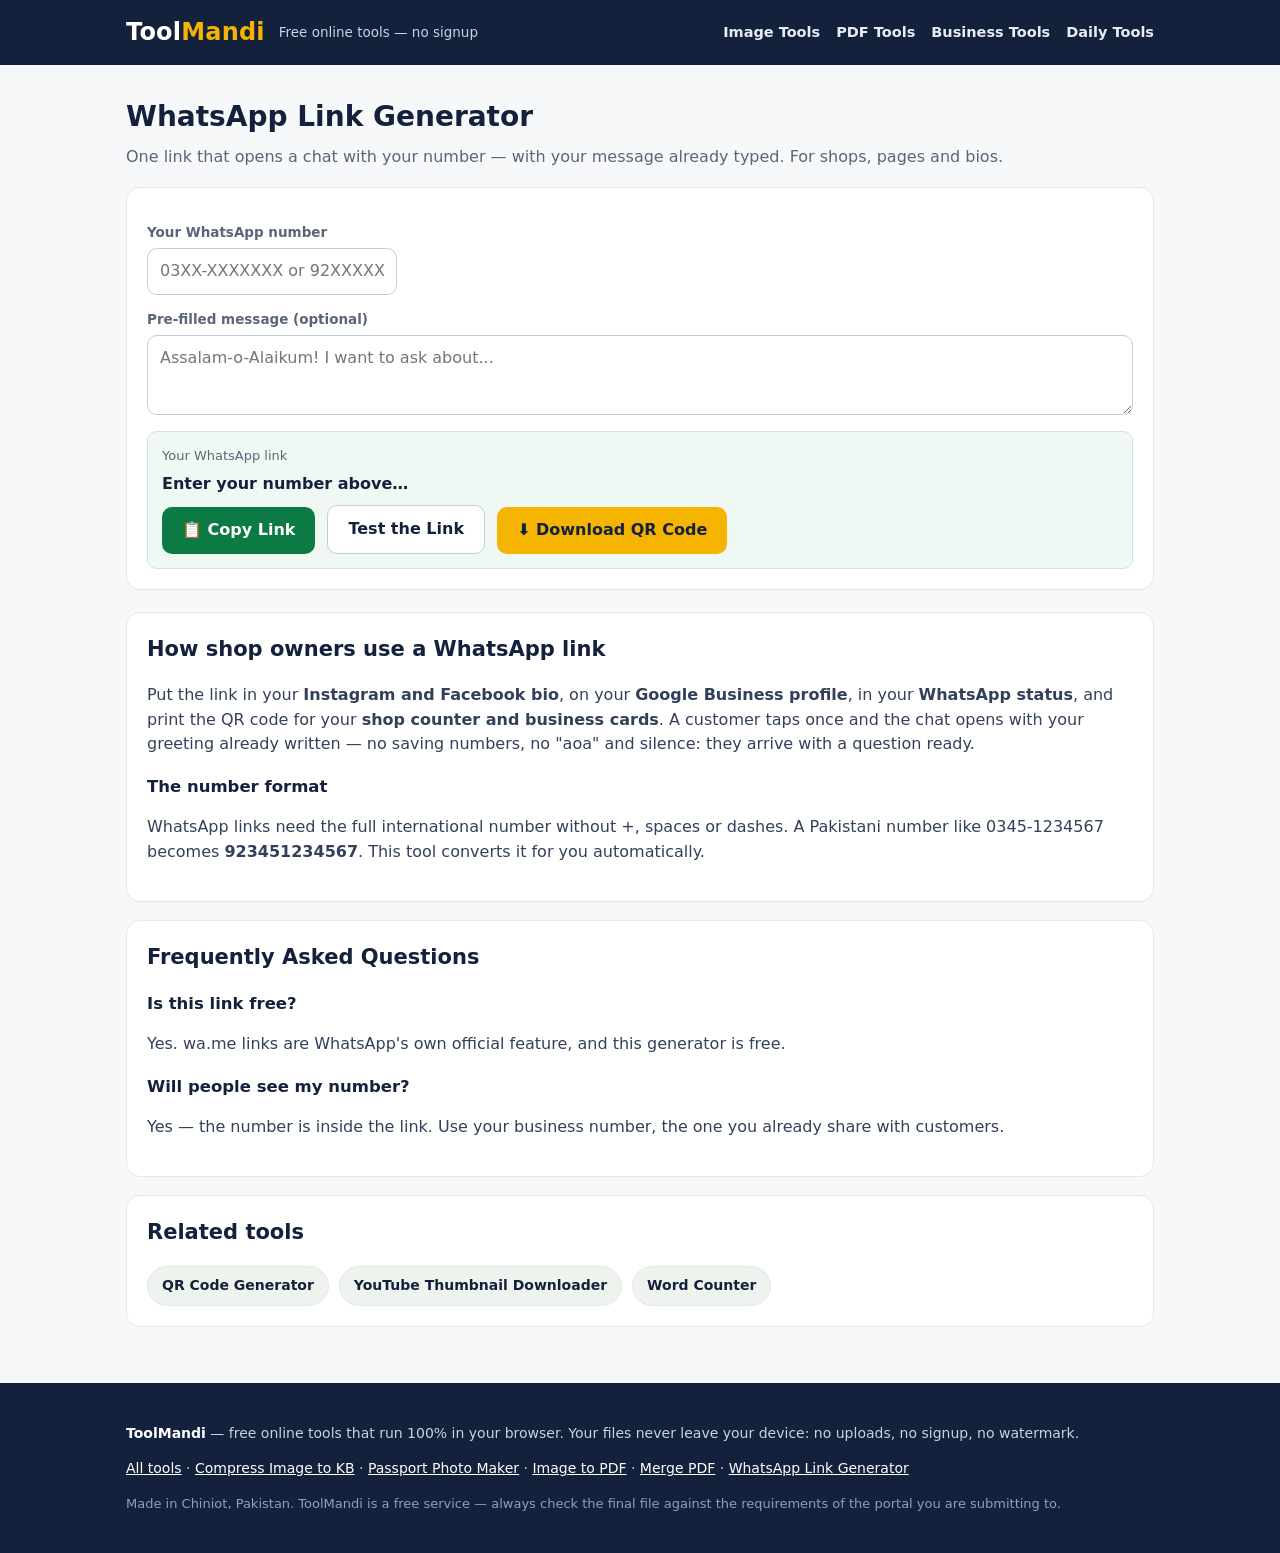
<file: whatsapp-link-generator/index.html>
<!DOCTYPE html>
<html lang="en">
<head>
<meta charset="UTF-8">
<meta name="viewport" content="width=device-width, initial-scale=1.0">
<title>WhatsApp Link Generator — Create wa.me Chat Link with Message &amp; QR | ToolMandi</title>
<meta name="description" content="Create your free WhatsApp chat link (wa.me) with a ready-made message and QR code — for your shop, Facebook page, Instagram bio or business cards. No signup.">
<link rel="icon" href="data:image/svg+xml,<svg xmlns='http://www.w3.org/2000/svg' viewBox='0 0 100 100'><rect width='100' height='100' rx='18' fill='%2314213d'/><text x='50' y='66' font-size='52' text-anchor='middle' fill='%23f4b400' font-family='Arial' font-weight='bold'>T</text></svg>">
<link rel="stylesheet" href="../assets/style.css">
</head>
<body>
<script src="../assets/js/common.js"></script>
<script>tmHeader('../');</script>
<main><div class="wrap">
<h1 class="page">WhatsApp Link Generator</h1>
<p class="sub">One link that opens a chat with your number — with your message already typed. For shops, pages and bios.</p>

<div class="toolbox">
  <div class="row">
    <div class="field"><label>Your WhatsApp number</label><input type="tel" id="num" placeholder="03XX-XXXXXXX or 92XXXXXXXXXX" style="width:250px"></div>
  </div>
  <div class="field" style="margin-bottom:12px"><label>Pre-filled message (optional)</label>
  <textarea id="msg" style="min-height:80px" placeholder="Assalam-o-Alaikum! I want to ask about..."></textarea></div>
  <div class="result show" id="result" style="display:block">
    <div class="small">Your WhatsApp link</div>
    <div id="link" style="font-weight:700;word-break:break-all;margin:6px 0">Enter your number above…</div>
    <div class="row" style="margin:8px 0 0">
      <button class="btn" id="copy">📋 Copy Link</button>
      <a class="btn ghost" id="open" href="#" target="_blank" rel="noopener">Test the Link</a>
      <button class="btn gold" id="qrBtn">⬇ Download QR Code</button>
    </div>
    <canvas id="qrCanvas" width="220" height="220" style="margin-top:14px;display:none" class="preview"></canvas>
  </div>
</div>

<section class="doc">
<h2>How shop owners use a WhatsApp link</h2>
<p>Put the link in your <b>Instagram and Facebook bio</b>, on your <b>Google Business profile</b>, in your <b>WhatsApp status</b>, and print the QR code for your <b>shop counter and business cards</b>. A customer taps once and the chat opens with your greeting already written — no saving numbers, no "aoa" and silence: they arrive with a question ready.</p>
<h3>The number format</h3>
<p>WhatsApp links need the full international number without +, spaces or dashes. A Pakistani number like 0345-1234567 becomes <b>923451234567</b>. This tool converts it for you automatically.</p>
</section>

<section class="doc">
<h2>Frequently Asked Questions</h2>
<h3>Is this link free?</h3>
<p>Yes. wa.me links are WhatsApp's own official feature, and this generator is free.</p>
<h3>Will people see my number?</h3>
<p>Yes — the number is inside the link. Use your business number, the one you already share with customers.</p>
</section>

<section class="doc"><h2>Related tools</h2><div class="related">
<a href="../qr-code-generator/">QR Code Generator</a><a href="../youtube-thumbnail-downloader/">YouTube Thumbnail Downloader</a><a href="../word-counter/">Word Counter</a>
</div></section>

</div></main>
<script>tmFooter('../');</script>
<script src="../assets/js/qrcode.min.js"></script>
<script>
function normalize(num){
  var d=(num||'').replace(/\D/g,'');
  if(d.indexOf('0092')===0) d=d.slice(2);
  if(d.charAt(0)==='0') d='92'+d.slice(1);
  return d;
}
function currentLink(){
  var d=normalize($('#num').value);
  if(d.length<10) return null;
  var link='https://wa.me/'+d;
  var m=$('#msg').value.trim();
  if(m) link+='?text='+encodeURIComponent(m);
  return link;
}
function update(){
  var link=currentLink();
  $('#link').textContent=link||'Enter a valid number above…';
  $('#open').href=link||'#';
  $('#qrCanvas').style.display='none';
}
$('#num').addEventListener('input', update);
$('#msg').addEventListener('input', update);
$('#copy').addEventListener('click', function(){
  var link=currentLink(); if(!link) return;
  navigator.clipboard.writeText(link).then(function(){ $('#copy').textContent='✅ Copied!'; setTimeout(function(){ $('#copy').textContent='📋 Copy Link'; }, 1500); });
});
function drawQR(canvas, text, size){
  var qr=qrcode(0,'M'); qr.addData(text); qr.make();
  var n=qr.getModuleCount(), cell=Math.floor(size/(n+2)), real=cell*(n+2);
  canvas.width=real; canvas.height=real;
  var ctx=canvas.getContext('2d'); ctx.fillStyle='#ffffff'; ctx.fillRect(0,0,real,real); ctx.fillStyle='#000000';
  for(var r=0;r<n;r++) for(var c=0;c<n;c++) if(qr.isDark(r,c)) ctx.fillRect((c+1)*cell,(r+1)*cell,cell,cell);
}
$('#qrBtn').addEventListener('click', function(){
  var link=currentLink(); if(!link) return;
  var c=$('#qrCanvas'); drawQR(c, link, 220); c.style.display='block';
  var big=document.createElement('canvas'); drawQR(big, link, 880);
  big.toBlob(function(b){ downloadBlob(b,'whatsapp-qr.png'); });
});
</script>
</body>
</html>
</file>
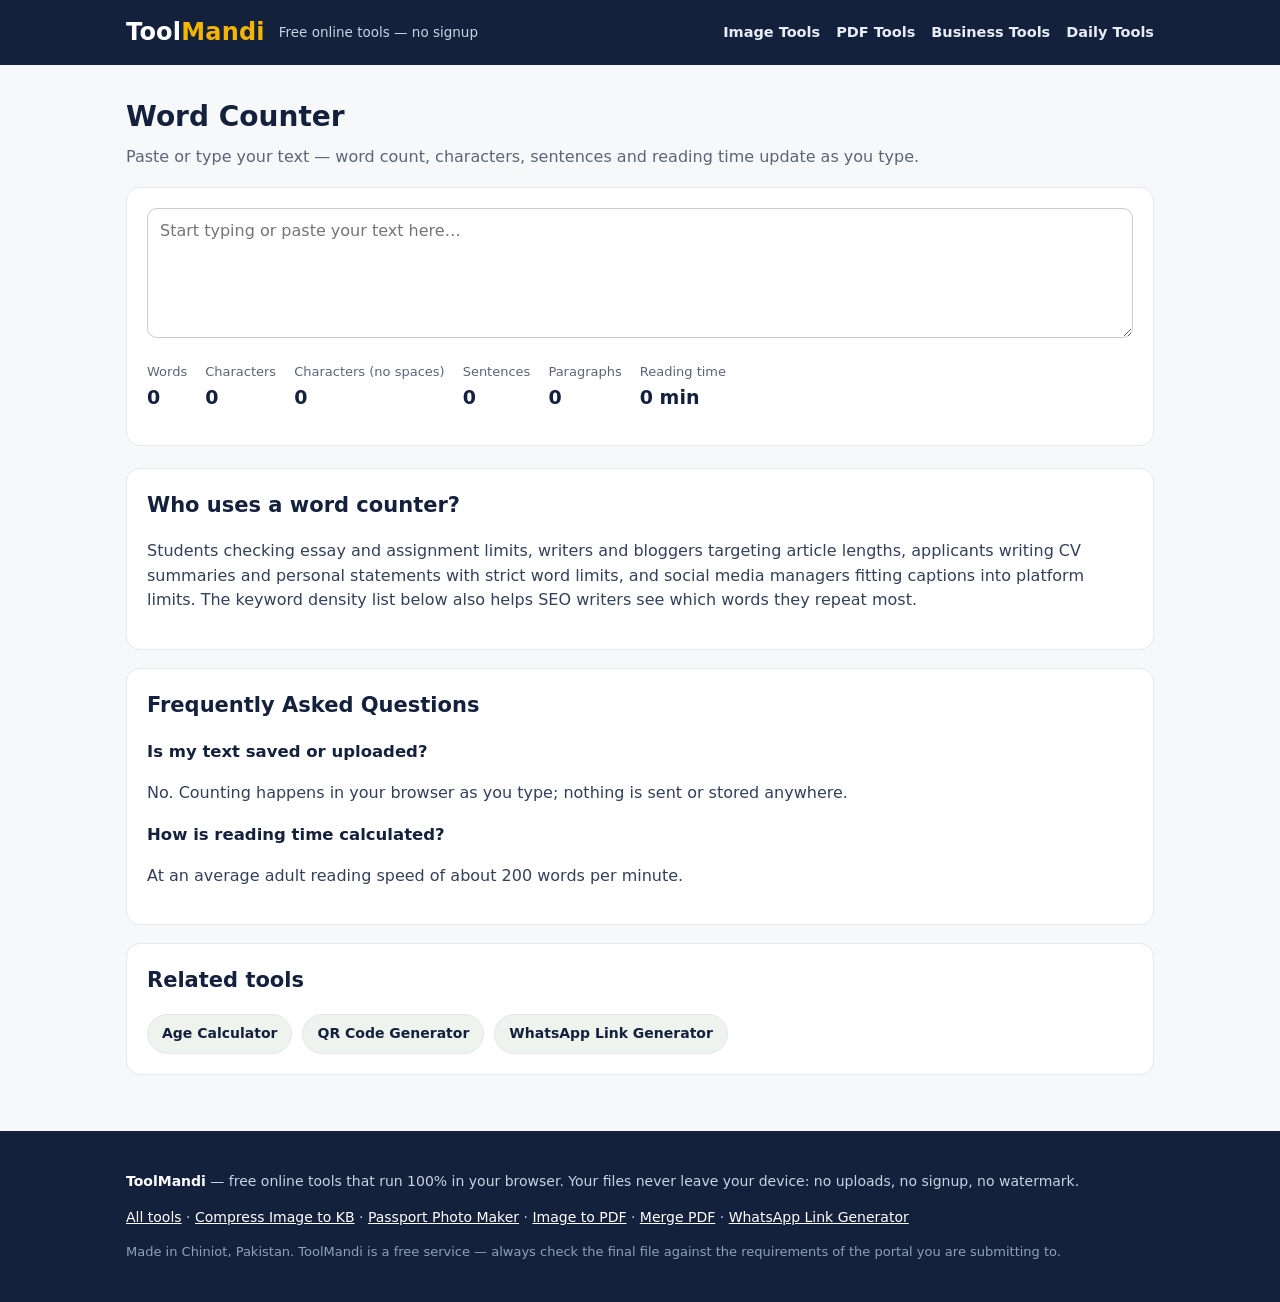
<file: word-counter/index.html>
<!DOCTYPE html>
<html lang="en">
<head>
<meta charset="UTF-8">
<meta name="viewport" content="width=device-width, initial-scale=1.0">
<title>Word Counter Online — Words, Characters &amp; Reading Time, Free | ToolMandi</title>
<meta name="description" content="Count words, characters, sentences and paragraphs online, with reading time and keyword density — free, instant, and private. For essays, CVs, assignments and articles.">
<link rel="icon" href="data:image/svg+xml,<svg xmlns='http://www.w3.org/2000/svg' viewBox='0 0 100 100'><rect width='100' height='100' rx='18' fill='%2314213d'/><text x='50' y='66' font-size='52' text-anchor='middle' fill='%23f4b400' font-family='Arial' font-weight='bold'>T</text></svg>">
<link rel="stylesheet" href="../assets/style.css">
</head>
<body>
<script src="../assets/js/common.js"></script>
<script>tmHeader('../');</script>
<main><div class="wrap">
<h1 class="page">Word Counter</h1>
<p class="sub">Paste or type your text — word count, characters, sentences and reading time update as you type.</p>

<div class="toolbox">
  <textarea id="text" placeholder="Start typing or paste your text here…"></textarea>
  <div class="stats" style="margin-top:14px">
    <div><span class="small">Words</span><b id="sWords">0</b></div>
    <div><span class="small">Characters</span><b id="sChars">0</b></div>
    <div><span class="small">Characters (no spaces)</span><b id="sCharsNS">0</b></div>
    <div><span class="small">Sentences</span><b id="sSent">0</b></div>
    <div><span class="small">Paragraphs</span><b id="sPara">0</b></div>
    <div><span class="small">Reading time</span><b id="sRead">0 min</b></div>
  </div>
  <div id="density" style="margin-top:12px" class="small"></div>
</div>

<section class="doc">
<h2>Who uses a word counter?</h2>
<p>Students checking essay and assignment limits, writers and bloggers targeting article lengths, applicants writing CV summaries and personal statements with strict word limits, and social media managers fitting captions into platform limits. The keyword density list below also helps SEO writers see which words they repeat most.</p>
</section>

<section class="doc">
<h2>Frequently Asked Questions</h2>
<h3>Is my text saved or uploaded?</h3>
<p>No. Counting happens in your browser as you type; nothing is sent or stored anywhere.</p>
<h3>How is reading time calculated?</h3>
<p>At an average adult reading speed of about 200 words per minute.</p>
</section>

<section class="doc"><h2>Related tools</h2><div class="related">
<a href="../age-calculator/">Age Calculator</a><a href="../qr-code-generator/">QR Code Generator</a><a href="../whatsapp-link-generator/">WhatsApp Link Generator</a>
</div></section>

</div></main>
<script>tmFooter('../');</script>
<script>
function count(){
  var t=$('#text').value;
  var words=t.trim()? t.trim().split(/\s+/).length : 0;
  $('#sWords').textContent=words;
  $('#sChars').textContent=t.length;
  $('#sCharsNS').textContent=t.replace(/\s/g,'').length;
  $('#sSent').textContent=t.trim()? (t.match(/[.!?]+(?=\s|$)/g)||[]).length : 0;
  $('#sPara').textContent=t.trim()? t.split(/\n\s*\n/).filter(function(p){ return p.trim(); }).length : 0;
  $('#sRead').textContent=words? Math.max(1, Math.round(words/200))+' min' : '0 min';
  var freq={};
  (t.toLowerCase().match(/[a-z0-9']+/g)||[]).forEach(function(w){ if(w.length>2) freq[w]=(freq[w]||0)+1; });
  var top=Object.keys(freq).sort(function(a,b){ return freq[b]-freq[a]; }).slice(0,8);
  $('#density').innerHTML=words&&top.length? '<b>Most used words:</b> '+top.map(function(w){ return w+' ('+freq[w]+')'; }).join(' · ') : '';
}
$('#text').addEventListener('input', count);
count();
</script>
</body>
</html>
</file>
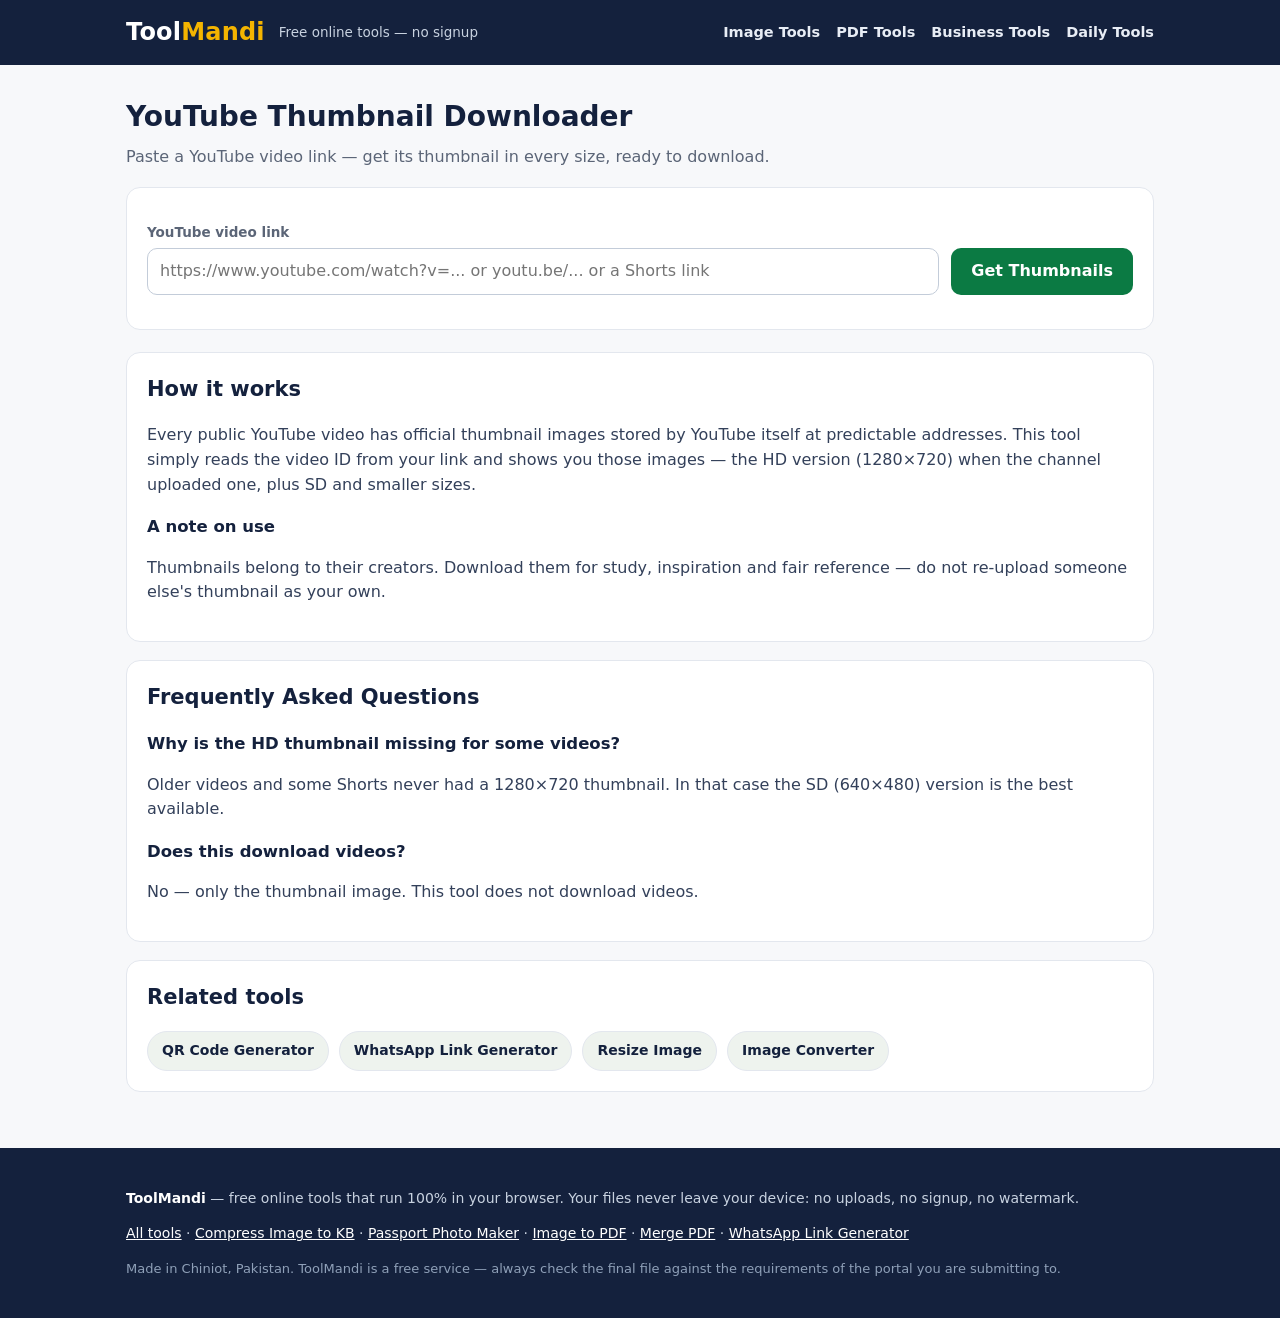
<file: youtube-thumbnail-downloader/index.html>
<!DOCTYPE html>
<html lang="en">
<head>
<meta charset="UTF-8">
<meta name="viewport" content="width=device-width, initial-scale=1.0">
<title>YouTube Thumbnail Downloader — HD Thumbnail Download Free | ToolMandi</title>
<meta name="description" content="Download any public YouTube video thumbnail in HD (1280×720), SD and more sizes — free. Paste the video link and save the thumbnail image.">
<link rel="icon" href="data:image/svg+xml,<svg xmlns='http://www.w3.org/2000/svg' viewBox='0 0 100 100'><rect width='100' height='100' rx='18' fill='%2314213d'/><text x='50' y='66' font-size='52' text-anchor='middle' fill='%23f4b400' font-family='Arial' font-weight='bold'>T</text></svg>">
<link rel="stylesheet" href="../assets/style.css">
</head>
<body>
<script src="../assets/js/common.js"></script>
<script>tmHeader('../');</script>
<main><div class="wrap">
<h1 class="page">YouTube Thumbnail Downloader</h1>
<p class="sub">Paste a YouTube video link — get its thumbnail in every size, ready to download.</p>

<div class="toolbox">
  <div class="row">
    <div class="field" style="flex:1;min-width:240px"><label>YouTube video link</label><input type="text" id="url" placeholder="https://www.youtube.com/watch?v=... or youtu.be/... or a Shorts link" style="width:100%"></div>
    <button class="btn" id="go">Get Thumbnails</button>
  </div>
  <div class="result" id="result"></div>
</div>

<section class="doc">
<h2>How it works</h2>
<p>Every public YouTube video has official thumbnail images stored by YouTube itself at predictable addresses. This tool simply reads the video ID from your link and shows you those images — the HD version (1280×720) when the channel uploaded one, plus SD and smaller sizes.</p>
<h3>A note on use</h3>
<p>Thumbnails belong to their creators. Download them for study, inspiration and fair reference — do not re-upload someone else's thumbnail as your own.</p>
</section>

<section class="doc">
<h2>Frequently Asked Questions</h2>
<h3>Why is the HD thumbnail missing for some videos?</h3>
<p>Older videos and some Shorts never had a 1280×720 thumbnail. In that case the SD (640×480) version is the best available.</p>
<h3>Does this download videos?</h3>
<p>No — only the thumbnail image. This tool does not download videos.</p>
</section>

<section class="doc"><h2>Related tools</h2><div class="related">
<a href="../qr-code-generator/">QR Code Generator</a><a href="../whatsapp-link-generator/">WhatsApp Link Generator</a><a href="../resize-image/">Resize Image</a><a href="../image-converter/">Image Converter</a>
</div></section>

</div></main>
<script>tmFooter('../');</script>
<script>
function videoId(u){
  if(!u) return null;
  u=u.trim();
  var m=u.match(/(?:youtube\.com\/(?:watch\?[^#]*v=|shorts\/|embed\/|live\/)|youtu\.be\/)([A-Za-z0-9_-]{11})/);
  if(m) return m[1];
  if(/^[A-Za-z0-9_-]{11}$/.test(u)) return u;
  return null;
}
$('#go').addEventListener('click', function(){
  var id=videoId($('#url').value);
  var box=$('#result');
  if(!id){ box.className='result show bad'; box.textContent='That does not look like a YouTube video link. Paste a full watch, Shorts or youtu.be link.'; return; }
  var sizes=[['maxresdefault','HD · 1280×720'],['sddefault','SD · 640×480'],['hqdefault','HQ · 480×360'],['mqdefault','MQ · 320×180']];
  box.className='result show';
  box.innerHTML=sizes.map(function(s){
    var src='https://i.ytimg.com/vi/'+id+'/'+s[0]+'.jpg';
    return '<div style="margin-bottom:16px"><div class="small" style="margin-bottom:6px"><b>'+s[1]+'</b></div><img class="preview" style="max-height:300px" src="'+src+'" onerror="this.parentNode.style.display=\'none\'"><div style="margin-top:8px"><a class="btn gold" href="'+src+'" target="_blank" rel="noopener">Open / Save '+s[1].split(' ')[0]+'</a></div></div>';
  }).join('')+'<p class="small">Tip: right-click (or long-press) the image and choose "Save image" — or use the Open button, then save from the image page.</p>';
});
$('#url').addEventListener('keydown', function(e){ if(e.key==='Enter') $('#go').click(); });
</script>
</body>
</html>
</file>
<file: assets/style.css>
:root{
  --bg:#f7f8fa; --card:#ffffff; --ink:#14213d; --muted:#5b6577;
  --brand:#0b7a43; --brand-dark:#075c31; --accent:#f4b400;
  --line:#e3e7ee; --radius:14px;
}
*{box-sizing:border-box}
html{scroll-behavior:smooth}
body{margin:0;font-family:system-ui,-apple-system,"Segoe UI",Roboto,Arial,sans-serif;background:var(--bg);color:var(--ink);line-height:1.55}
a{color:var(--brand-dark)}
header.site{background:var(--ink);color:#fff;padding:14px 0}
.wrap{max-width:1060px;margin:0 auto;padding:0 16px}
header.site .wrap{display:flex;align-items:center;gap:14px;flex-wrap:wrap}
.logo{font-size:24px;font-weight:800;color:#fff;text-decoration:none;letter-spacing:.2px}
.logo span{color:var(--accent)}
.tagline{color:#c8d2e0;font-size:13.5px}
nav.main{margin-left:auto;display:flex;gap:16px;flex-wrap:wrap}
nav.main a{color:#e8edf5;text-decoration:none;font-size:14.5px;font-weight:600}
nav.main a:hover{color:var(--accent)}
.hero{background:linear-gradient(135deg,#14213d,#0b7a43);color:#fff;padding:38px 0 30px;text-align:center}
.hero h1{margin:0 0 8px;font-size:32px;line-height:1.2}
.hero p{margin:0;color:#dce8df;font-size:16.5px}
main{padding:26px 0 10px}
h1.page{font-size:28px;margin:4px 0 6px}
.sub{color:var(--muted);margin:0 0 18px;font-size:16px}
.grid{display:grid;grid-template-columns:repeat(auto-fill,minmax(240px,1fr));gap:14px;margin:14px 0 26px}
.card{background:var(--card);border:1px solid var(--line);border-radius:var(--radius);padding:18px;text-decoration:none;color:var(--ink);display:block;transition:transform .08s,box-shadow .08s}
.card:hover{transform:translateY(-2px);box-shadow:0 8px 22px rgba(20,33,61,.10)}
.card .ic{font-size:30px;line-height:1}
.card h3{margin:10px 0 4px;font-size:17.5px}
.card p{margin:0;color:var(--muted);font-size:14px}
.cat{font-size:20px;margin:24px 0 2px}
.toolbox{background:var(--card);border:1px solid var(--line);border-radius:var(--radius);padding:20px;margin-bottom:22px}
.drop{border:2px dashed #b9c4d4;border-radius:var(--radius);padding:28px 16px;text-align:center;background:#fbfcfe;cursor:pointer}
.drop:hover,.drop.over{border-color:var(--brand);background:#f0f8f3}
.drop b{font-size:17px}
.drop p{margin:4px 0 0;color:var(--muted);font-size:14px}
.row{display:flex;gap:12px;flex-wrap:wrap;align-items:end;margin:14px 0}
.field{display:flex;flex-direction:column;gap:5px}
.field label{font-size:13.5px;font-weight:700;color:var(--muted)}
input[type=text],input[type=number],input[type=date],input[type=tel],select,textarea{font:inherit;padding:10px 12px;border:1px solid #c3ccd9;border-radius:10px;background:#fff;min-width:0}
textarea{width:100%;min-height:130px;resize:vertical}
.btn{background:var(--brand);color:#fff;border:0;border-radius:10px;padding:11px 20px;font:inherit;font-weight:700;cursor:pointer;text-decoration:none;display:inline-block}
.btn:hover{background:var(--brand-dark)}
.btn.gold{background:var(--accent);color:#14213d}
.btn.ghost{background:#fff;color:var(--ink);border:1px solid #c3ccd9}
.btn:disabled{opacity:.5;cursor:not-allowed}
.chips{display:flex;gap:8px;flex-wrap:wrap;margin:10px 0}
.chip{border:1px solid #c3ccd9;background:#fff;border-radius:999px;padding:7px 14px;font-size:14px;font-weight:600;cursor:pointer}
.chip.on{background:var(--ink);color:#fff;border-color:var(--ink)}
.result{margin-top:16px;padding:14px;border-radius:10px;background:#f0f8f3;border:1px solid #cfe6d6;display:none}
.result.show{display:block}
.result.bad{background:#fdf1f1;border-color:#efcccc}
.stats{display:flex;gap:18px;flex-wrap:wrap;font-size:15px}
.stats b{font-size:19px;display:block}
img.preview{max-width:100%;border-radius:10px;border:1px solid var(--line)}
canvas.preview{max-width:100%;border:1px solid var(--line);border-radius:10px;background:#fff}
section.doc{background:var(--card);border:1px solid var(--line);border-radius:var(--radius);padding:20px;margin-bottom:18px}
section.doc h2{margin-top:0;font-size:21px}
section.doc h3{font-size:16.5px;margin-bottom:2px}
section.doc p,section.doc li{color:#33405a}
.related{display:flex;gap:10px;flex-wrap:wrap}
.related a{background:#eef3ee;border:1px solid var(--line);padding:8px 14px;border-radius:999px;text-decoration:none;font-size:14px;font-weight:600;color:var(--ink)}
footer.site{background:var(--ink);color:#c8d2e0;padding:26px 0;margin-top:28px;font-size:14px}
footer.site a{color:#fff}
.privacy-note{background:#fff8e1;border:1px solid #f0d98c;border-radius:10px;padding:10px 14px;font-size:14.5px;margin-bottom:16px}
.filelist{margin:10px 0;font-size:14.5px}
.filelist div{display:flex;justify-content:space-between;gap:10px;padding:7px 10px;border:1px solid var(--line);border-radius:8px;margin-bottom:6px;background:#fff}
.small{font-size:13px;color:var(--muted)}
@media(max-width:560px){.hero h1{font-size:25px}h1.page{font-size:23px}}
</file>
